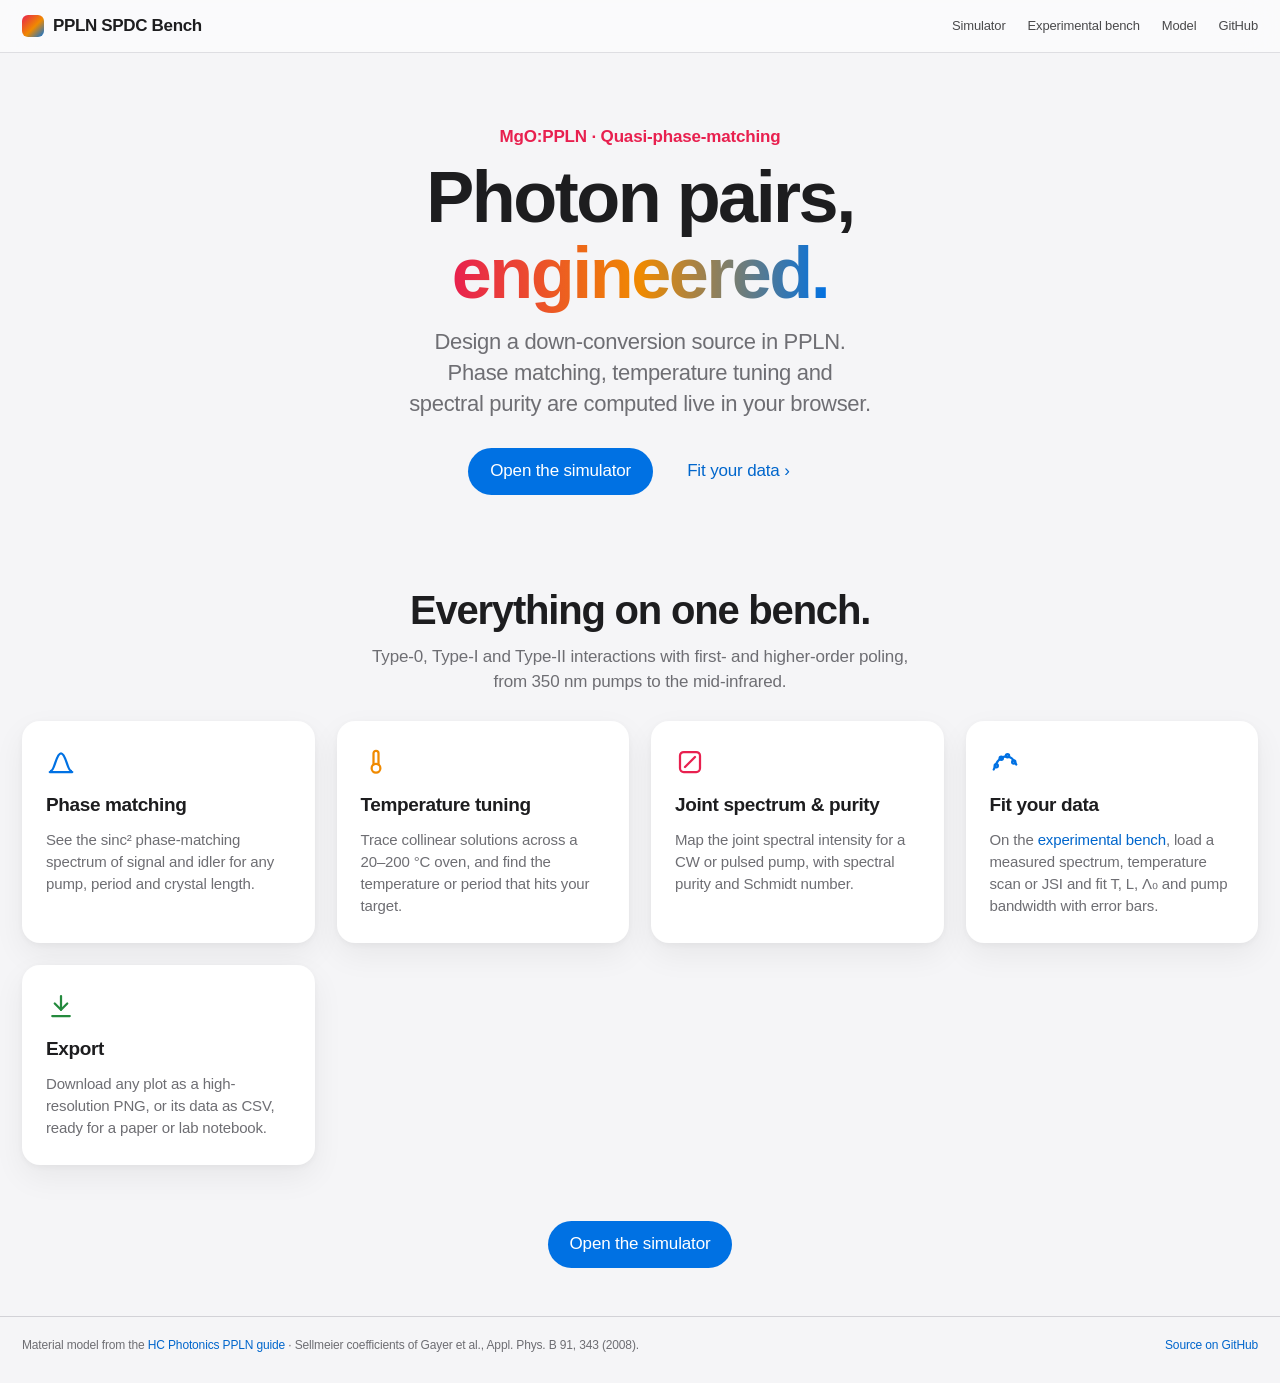
<file: index.html>
<!doctype html>
<html lang="en">
<head>
<meta charset="utf-8">
<meta name="viewport" content="width=device-width,initial-scale=1,viewport-fit=cover">
<title>PPLN SPDC Bench</title>
<meta name="description" content="Interactive simulator for spontaneous parametric down-conversion in MgO:PPLN: quasi-phase-matching, temperature tuning, joint spectral intensity and purity.">
<meta name="theme-color" content="#f5f5f7" media="(prefers-color-scheme: light)">
<meta name="theme-color" content="#000000" media="(prefers-color-scheme: dark)">
<link rel="stylesheet" href="styles.css?v=6">
</head>
<body>
<nav class="nav" aria-label="Site">
  <div class="nav-in">
    <a class="brand" href="index.html"><span class="brand-mark" aria-hidden="true"></span>PPLN SPDC Bench</a>
    <div class="nav-links">
      <a href="simulator.html">Simulator</a>
      <a href="bench.html"><span class="wide">Experimental bench</span><span class="narrow">Bench</span></a>
      <a href="simulator.html#model" class="opt">Model</a>
      <a href="https://github.com/abhayasd555/ppln-spdc-bench" target="_blank" rel="noopener" class="opt">GitHub</a>
    </div>
  </div>
</nav>

<main class="wrap">
<header class="hero">
  <p class="eyebrow">MgO:PPLN · Quasi-phase-matching</p>
  <h1>Photon pairs,<br><span class="grad">engineered.</span></h1>
  <p class="tagline">Design a down-conversion source in PPLN. Phase matching, temperature tuning and spectral purity are computed live in your browser.</p>
  <div class="hero-cta">
    <a class="pill" href="simulator.html">Open the simulator</a>
    <a class="link" href="bench.html">Fit your data</a>
  </div>
</header>

<section aria-labelledby="ftitle">
  <h2 class="section-title" id="ftitle">Everything on one bench.</h2>
  <p class="section-sub">Type-0, Type-I and Type-II interactions with first- and higher-order poling, from 350 nm pumps to the mid-infrared.</p>
  <div class="features">
  <div class="feat"><svg viewBox="0 0 24 24" fill="none" stroke="var(--sig)" stroke-width="1.8" stroke-linecap="round" stroke-linejoin="round" aria-hidden="true"><path d="M3 20h18"/><path d="M4 19c3 0 4-14 8-14s5 14 8 14"/></svg><h3>Phase matching</h3><p>See the sinc² phase-matching spectrum of signal and idler for any pump, period and crystal length.</p></div>
  <div class="feat"><svg viewBox="0 0 24 24" fill="none" stroke="var(--idl)" stroke-width="1.8" stroke-linecap="round" stroke-linejoin="round" aria-hidden="true"><path d="M10 14V5a2 2 0 1 1 4 0v9"/><circle cx="12" cy="17" r="3.5"/></svg><h3>Temperature tuning</h3><p>Trace collinear solutions across a 20–200 °C oven, and find the temperature or period that hits your target.</p></div>
  <div class="feat"><svg viewBox="0 0 24 24" fill="none" stroke="var(--pump)" stroke-width="1.8" stroke-linecap="round" stroke-linejoin="round" aria-hidden="true"><rect x="4" y="4" width="16" height="16" rx="3"/><path d="M8 16 16 8"/></svg><h3>Joint spectrum & purity</h3><p>Map the joint spectral intensity for a CW or pulsed pump, with spectral purity and Schmidt number.</p></div>
  <div class="feat"><svg viewBox="0 0 24 24" fill="none" stroke="var(--sig)" stroke-width="1.8" stroke-linecap="round" stroke-linejoin="round" aria-hidden="true"><circle cx="5" cy="15" r="1.3"/><circle cx="9" cy="9" r="1.3"/><circle cx="14" cy="7" r="1.3"/><circle cx="19" cy="12" r="1.3"/><path d="M3 18c4-12 13-14 18-4"/></svg><h3>Fit your data</h3><p>On the <a href="bench.html">experimental bench</a>, load a measured spectrum, temperature scan or JSI and fit T, L, Λ₀ and pump bandwidth with error bars.</p></div>
  <div class="feat"><svg viewBox="0 0 24 24" fill="none" stroke="var(--ok)" stroke-width="1.8" stroke-linecap="round" stroke-linejoin="round" aria-hidden="true"><path d="M12 4v11"/><path d="m7 10 5 5 5-5"/><path d="M5 20h14"/></svg><h3>Export</h3><p>Download any plot as a high-resolution PNG, or its data as CSV, ready for a paper or lab notebook.</p></div>
  </div>
  <div class="closing"><a class="pill" href="simulator.html">Open the simulator</a></div>
</section>
</main>

<footer>
  <span>Material model from the <a href="https://www.hcphotonics.com/ppln-guide-overview" target="_blank" rel="noopener">HC Photonics PPLN guide</a> · Sellmeier coefficients of Gayer et al., Appl. Phys. B 91, 343 (2008).</span>
  <span><a href="https://github.com/abhayasd555/ppln-spdc-bench" target="_blank" rel="noopener">Source on GitHub</a></span>
</footer>
</body>
</html>
</file>
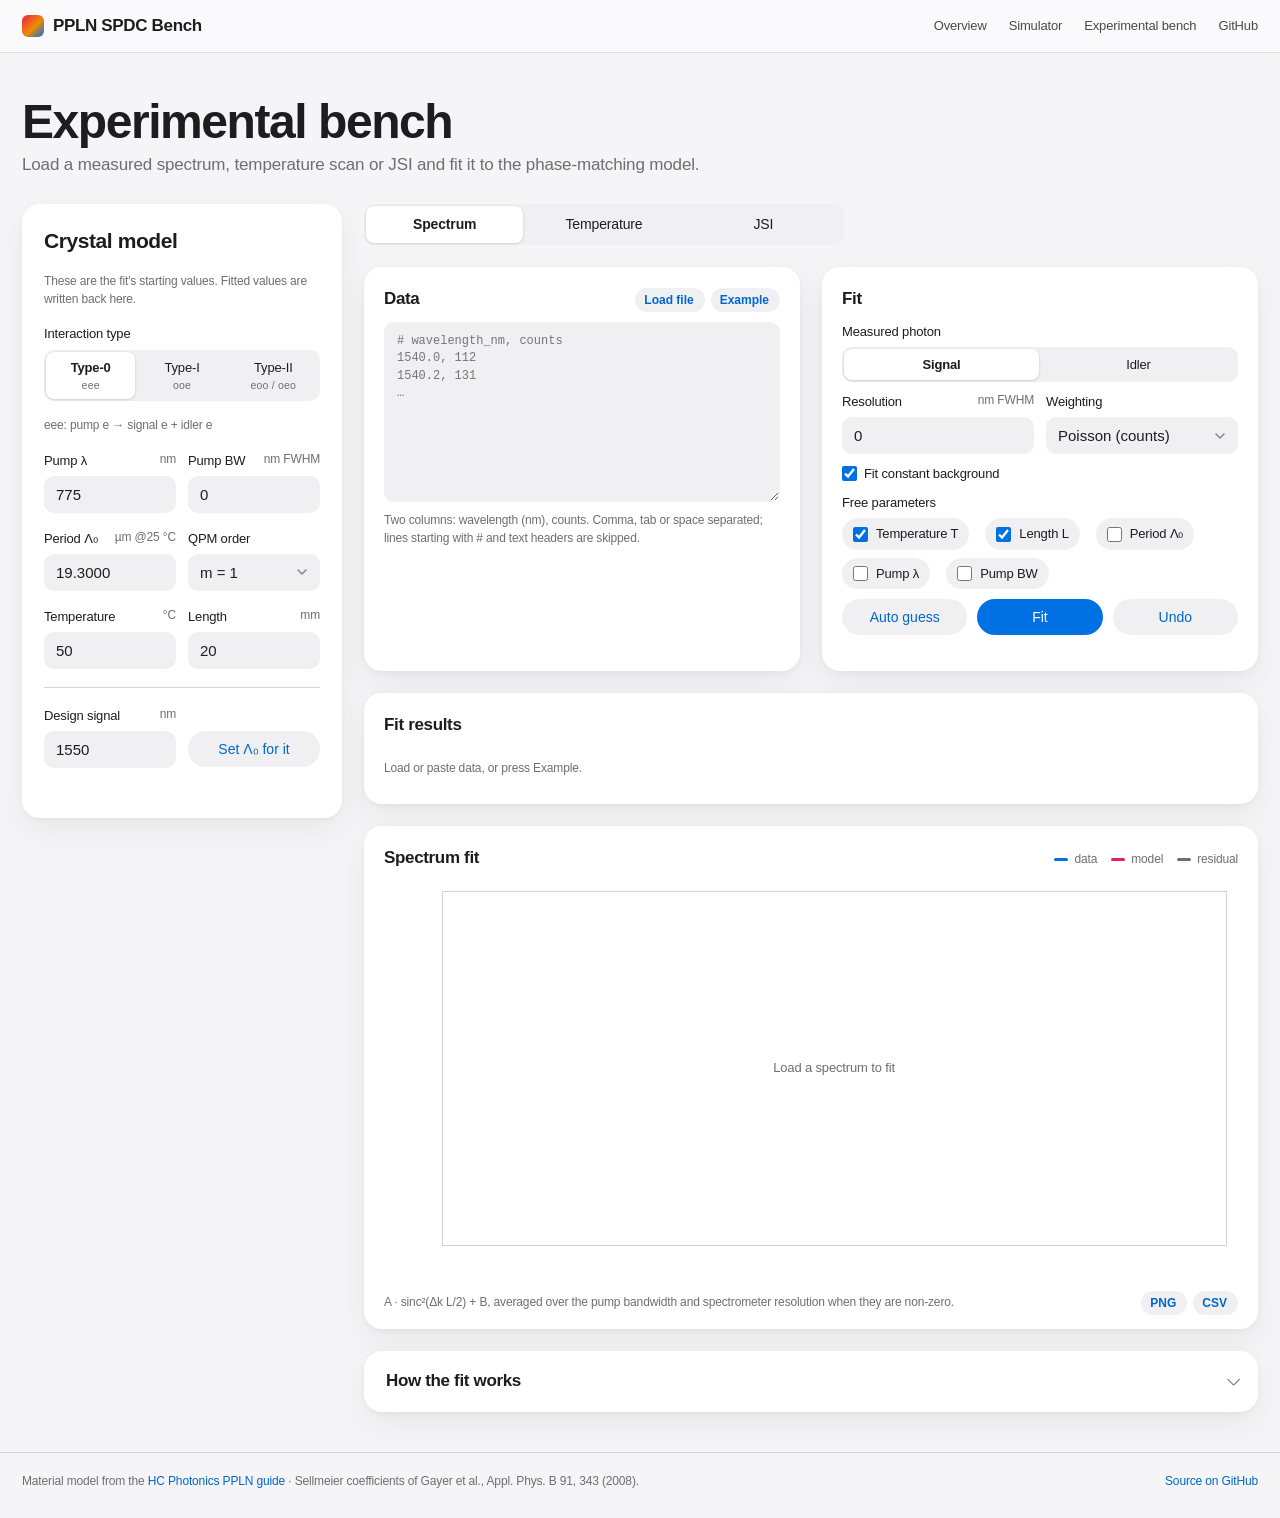
<file: bench.html>
<!doctype html>
<html lang="en">
<head>
<meta charset="utf-8">
<meta name="viewport" content="width=device-width,initial-scale=1,viewport-fit=cover">
<title>PPLN Experimental Bench</title>
<meta name="description" content="Fit measured SPDC spectra, temperature tuning curves and joint spectral intensities from MgO:PPLN to the quasi-phase-matching model.">
<meta name="theme-color" content="#f5f5f7" media="(prefers-color-scheme: light)">
<meta name="theme-color" content="#000000" media="(prefers-color-scheme: dark)">
<link rel="stylesheet" href="styles.css?v=6">
</head>
<body>
<nav class="nav" aria-label="Site">
  <div class="nav-in">
    <a class="brand" href="index.html"><span class="brand-mark" aria-hidden="true"></span>PPLN SPDC Bench</a>
    <div class="nav-links">
      <a href="index.html" class="opt">Overview</a>
      <a href="simulator.html">Simulator</a>
      <a href="bench.html" aria-current="page"><span class="wide">Experimental bench</span><span class="narrow">Bench</span></a>
      <a href="https://github.com/abhayasd555/ppln-spdc-bench" target="_blank" rel="noopener" class="opt">GitHub</a>
    </div>
  </div>
</nav>

<div class="wrap">
<header class="page-head">
  <div>
    <h1>Experimental bench</h1>
    <p>Load a measured spectrum, temperature scan or JSI and fit it to the phase-matching model.</p>
  </div>
</header>

<div class="layout">
<aside class="rack" aria-label="Crystal model">
  <h2>Crystal model</h2>
  <div class="polnote">These are the fit's starting values. Fitted values are written back here.</div>
  <div class="field">
    <label>Interaction type</label>
    <div class="seg" role="radiogroup">
      <label><input type="radio" name="type" id="ty0" value="0" checked><span>Type-0<small>eee</small></span></label>
      <label><input type="radio" name="type" id="ty1" value="1"><span>Type-I<small>ooe</small></span></label>
      <label><input type="radio" name="type" id="ty2" value="2"><span>Type-II<small>eoo / oeo</small></span></label>
    </div>
  </div>
  <div class="field" id="t2field" hidden>
    <label>Type-II polarisation <small>signal · idler · pump</small></label>
    <div class="seg seg2" role="radiogroup">
      <label><input type="radio" name="t2" id="t2eo" value="eo" checked><span>eoo<small>signal e, idler o</small></span></label>
      <label><input type="radio" name="t2" id="t2oe" value="oe"><span>oeo<small>signal o, idler e</small></span></label>
    </div>
  </div>
  <div class="polnote" id="polnote"></div>
  <div class="row2">
    <div class="field"><label for="lp">Pump λ <small>nm</small></label><input type="number" id="lp" value="775" step="0.01" min="350" max="2000"></div>
    <div class="field"><label for="bw">Pump BW <small>nm FWHM</small></label><input type="number" id="bw" value="0" step="0.01" min="0"></div>
  </div>
  <div class="row2">
    <div class="field"><label for="per">Period Λ₀ <small>µm @25 °C</small></label><input type="number" id="per" value="19.3" step="0.001" min="0.5"></div>
    <div class="field"><label for="ord">QPM order</label><select id="ord"><option value="1">m = 1</option><option value="3">m = 3</option><option value="5">m = 5</option></select></div>
  </div>
  <div class="row2">
    <div class="field"><label for="Tn">Temperature <small>°C</small></label><input type="number" id="Tn" value="50" step="0.1" min="-20" max="250"></div>
    <div class="field"><label for="Ln">Length <small>mm</small></label><input type="number" id="Ln" value="20" step="0.1" min="0.1" max="100"></div>
  </div>
  <div class="hr"></div>
  <div class="row2">
    <div class="field"><label for="ls">Design signal <small>nm</small></label><input type="number" id="ls" value="1550" step="0.1"></div>
    <div class="field"><label>&nbsp;</label><button id="fitP">Set Λ₀ for it</button></div>
  </div>
  <div class="msg" id="msg" role="status"></div>
</aside>

<section class="out">
  <div class="field tabbar">
    <div class="seg" role="tablist" aria-label="Measurement">
      <label><input type="radio" name="tab" value="spec" checked><span>Spectrum</span></label>
      <label><input type="radio" name="tab" value="temp"><span>Temperature</span></label>
      <label><input type="radio" name="tab" value="jsi"><span>JSI</span></label>
    </div>
  </div>

  <!-- ===== Spectrum ===== -->
  <div class="tabpane" id="pane-spec" role="tabpanel">
    <div class="grid4">
      <div class="panel">
        <div class="ph"><h3>Data</h3><div class="dl"><button type="button" data-file="spec">Load file</button><button type="button" data-ex="spec">Example</button></div></div>
        <textarea id="spec-data" spellcheck="false" aria-label="Spectrum data" placeholder="# wavelength_nm, counts&#10;1540.0, 112&#10;1540.2, 131&#10;…"></textarea>
        <div class="cap">Two columns: wavelength (nm), counts. Comma, tab or space separated; lines starting with # and text headers are skipped.</div>
        <div class="cap stat" id="spec-stat"></div>
      </div>
      <div class="panel">
        <div class="ph"><h3>Fit</h3></div>
        <div class="field"><label>Measured photon</label>
          <div class="seg seg2" role="radiogroup"><label><input type="radio" name="spec-arm" value="s" checked><span>Signal</span></label><label><input type="radio" name="spec-arm" value="i"><span>Idler</span></label></div></div>
        <div class="row2">
          <div class="field"><label for="spec-res">Resolution <small>nm FWHM</small></label><input type="number" id="spec-res" value="0" step="0.01" min="0"></div>
          <div class="field"><label for="spec-wt">Weighting</label><select id="spec-wt"><option value="poisson">Poisson (counts)</option><option value="none">Unweighted</option></select></div>
        </div>
        <label class="chk"><input type="checkbox" id="spec-bg" checked><span>Fit constant background</span></label>
        <div class="field"><label>Free parameters</label><div class="free" id="spec-free"></div></div>
        <div class="btns3"><button data-guess="spec">Auto guess</button><button class="pri" data-fit="spec">Fit</button><button data-undo="spec">Undo</button></div>
        <div class="msg" id="spec-msg" role="status"></div>
      </div>
    </div>
    <div class="panel"><div class="ph"><h3>Fit results</h3></div><div class="tblwrap" id="spec-res-tab"></div></div>
    <figure class="panel" style="margin:0">
      <div class="ph"><h3>Spectrum fit</h3><div class="lg"><span><i style="background:var(--sig)"></i>data</span><span><i style="background:var(--pump)"></i>model</span><span><i style="background:var(--muted)"></i>residual</span></div></div>
      <canvas id="cv-spec" class="tall" aria-label="Measured spectrum with fitted model"></canvas>
      <div class="pf"><figcaption class="cap">A · sinc²(Δk L/2) + B, averaged over the pump bandwidth and spectrometer resolution when they are non-zero.</figcaption><div class="dl"><button type="button" data-png="spec">PNG</button><button type="button" data-csv="spec">CSV</button></div></div>
    </figure>
  </div>

  <!-- ===== Temperature ===== -->
  <div class="tabpane" id="pane-temp" role="tabpanel" hidden>
    <div class="grid4">
      <div class="panel">
        <div class="ph"><h3>Data</h3><div class="dl"><button type="button" data-file="temp">Load file</button><button type="button" data-ex="temp">Example</button></div></div>
        <textarea id="temp-data" spellcheck="false" aria-label="Temperature data"></textarea>
        <div class="cap" id="temp-hint"></div>
        <div class="cap stat" id="temp-stat"></div>
      </div>
      <div class="panel">
        <div class="ph"><h3>Fit</h3></div>
        <div class="field"><label>Measurement</label>
          <div class="seg seg2" role="radiogroup"><label><input type="radio" name="temp-mode" value="lam" checked><span>λ vs T<small>tuning curve</small></span></label><label><input type="radio" name="temp-mode" value="cnt"><span>Counts vs T<small>acceptance</small></span></label></div></div>
        <div class="field"><label>Measured photon <small>column 2</small></label>
          <div class="seg seg2" role="radiogroup"><label><input type="radio" name="temp-arm" value="s" checked><span>Signal</span></label><label><input type="radio" name="temp-arm" value="i"><span>Idler</span></label></div></div>
        <div class="row2 cnt-only">
          <div class="field"><label for="temp-fl">Filter centre <small>nm</small></label><input type="number" id="temp-fl" value="1550" step="0.1"></div>
          <div class="field"><label for="temp-fw">Filter BW <small>nm FWHM</small></label><input type="number" id="temp-fw" value="0" step="0.1" min="0"></div>
        </div>
        <div class="row2 cnt-only">
          <div class="field"><label for="temp-wt">Weighting</label><select id="temp-wt"><option value="poisson">Poisson (counts)</option><option value="none">Unweighted</option></select></div>
          <div class="field"><label>&nbsp;</label><label class="chk"><input type="checkbox" id="temp-bg" checked><span>Background</span></label></div>
        </div>
        <div class="field"><label>Free parameters</label><div class="free" id="temp-free"></div></div>
        <div class="btns3"><button data-guess="temp">Auto guess</button><button class="pri" data-fit="temp">Fit</button><button data-undo="temp">Undo</button></div>
        <div class="msg" id="temp-msg" role="status"></div>
      </div>
    </div>
    <div class="panel"><div class="ph"><h3>Fit results</h3></div><div class="tblwrap" id="temp-res-tab"></div></div>
    <figure class="panel" style="margin:0">
      <div class="ph"><h3 id="temp-title">Temperature tuning fit</h3><div class="lg" id="temp-lg"></div></div>
      <canvas id="cv-temp" class="tall" aria-label="Temperature data with fitted model"></canvas>
      <div class="pf"><figcaption class="cap" id="temp-cap"></figcaption><div class="dl"><button type="button" data-png="temp">PNG</button><button type="button" data-csv="temp">CSV</button></div></div>
    </figure>
  </div>

  <!-- ===== JSI ===== -->
  <div class="tabpane" id="pane-jsi" role="tabpanel" hidden>
    <div class="grid4">
      <div class="panel">
        <div class="ph"><h3>Data</h3><div class="dl"><button type="button" data-file="jsi">Load file</button><button type="button" data-ex="jsi">Example</button></div></div>
        <textarea id="jsi-data" spellcheck="false" aria-label="JSI data" placeholder="idler\signal, 1549.0, 1549.1, …&#10;1551.0, 3, 5, …&#10;1550.9, 4, 9, …"></textarea>
        <div class="cap">Matrix: first row holds the x-axis wavelengths (nm), first column the y-axis wavelengths, the rest counts. This is the simulator's JSI CSV format. Three columns (x nm, y nm, counts) covering a full grid also work.</div>
        <div class="cap stat" id="jsi-stat"></div>
      </div>
      <div class="panel">
        <div class="ph"><h3>Fit</h3></div>
        <div class="field"><label>Axes</label>
          <div class="seg seg2" role="radiogroup"><label><input type="radio" name="jsi-ax" value="si" checked><span>x signal · y idler</span></label><label><input type="radio" name="jsi-ax" value="is"><span>x idler · y signal</span></label></div></div>
        <div class="row2">
          <div class="field"><label for="jsi-wt">Weighting</label><select id="jsi-wt"><option value="poisson">Poisson (counts)</option><option value="none">Unweighted</option></select></div>
          <div class="field"><label>&nbsp;</label><label class="chk"><input type="checkbox" id="jsi-bg" checked><span>Background</span></label></div>
        </div>
        <div class="field"><label>Free parameters</label><div class="free" id="jsi-free"></div></div>
        <div class="btns3"><button data-guess="jsi">Auto guess</button><button class="pri" data-fit="jsi">Fit</button><button data-undo="jsi">Undo</button></div>
        <div class="msg" id="jsi-msg" role="status"></div>
      </div>
    </div>
    <div class="panel"><div class="ph"><h3>Fit results</h3></div><div class="tblwrap" id="jsi-res-tab"></div></div>
    <div class="grid3">
      <figure class="panel" style="margin:0">
        <div class="ph"><h3>Measured</h3></div>
        <canvas id="cv-jsi-d" class="sq" aria-label="Measured JSI"></canvas>
        <div class="pf"><figcaption class="cap">Counts, normalised to the data maximum.</figcaption><div class="dl"><button type="button" data-png="jsi-d">PNG</button></div></div>
      </figure>
      <figure class="panel" style="margin:0">
        <div class="ph"><h3>Model</h3></div>
        <canvas id="cv-jsi-m" class="sq" aria-label="Model JSI"></canvas>
        <div class="pf"><figcaption class="cap">A · |α(ω<sub>s</sub>+ω<sub>i</sub>) φ(ω<sub>s</sub>,ω<sub>i</sub>)|² + B, same scale.</figcaption><div class="dl"><button type="button" data-png="jsi-m">PNG</button><button type="button" data-csv="jsi">CSV</button></div></div>
      </figure>
      <figure class="panel" style="margin:0">
        <div class="ph"><h3>Residual</h3><div class="lg"><span><i style="background:var(--sig)"></i>data &gt; model</span><span><i style="background:var(--idl)"></i>data &lt; model</span></div></div>
        <canvas id="cv-jsi-r" class="sq" aria-label="JSI residual"></canvas>
        <div class="pf"><figcaption class="cap">Data − model, same scale.</figcaption><div class="dl"><button type="button" data-png="jsi-r">PNG</button></div></div>
      </figure>
    </div>
  </div>

  <details id="method">
    <summary>How the fit works</summary>
    <div class="notes">
      <p>The model is the one used by the <a href="simulator.html">simulator</a>: temperature-dependent Sellmeier indices of 5 mol% MgO:CLN, grating thermal expansion and Δk = 2π[n<sub>p</sub>/λ<sub>p</sub> − n<sub>s</sub>/λ<sub>s</sub> − n<sub>i</sub>/λ<sub>i</sub>] − 2πm/Λ(T), with the polarisations set by the interaction type.</p>
      <span class="eq">Spectrum         S(λ) = A · ⟨sinc²(Δk L/2)⟩ + B        ⟨⟩ = average over pump BW and resolution
Tuning curve     λ(T) solves Δk(λ, T + ΔT) = 0          nearest root to each measured point
Acceptance       C(T) = A · ⟨sinc²(Δk(λ_f, T + ΔT) L/2)⟩ + B
JSI              I(λs, λi) = A · |exp(−2 ln2 Δσ²/Δσ_p²) · sinc(Δk L/2)|² + B</span>
      <p>The nonlinear parameters you tick are fitted by Levenberg–Marquardt with numerical derivatives. Amplitude A and background B are solved by linear least squares at every step, so they never need starting values. ΔT is an offset added to the recorded oven temperatures.</p>
      <p>Count data default to Poisson weights 1/√counts. Use Unweighted only for data that are not raw counts (normalised or background-subtracted spectra). With raw counts it still finds the best curve, but its error bars come out too small because bright pixels are much noisier than dim ones.</p>
      <p>Uncertainties are 1σ from the covariance (JᵀJ)⁻¹ scaled by the reduced χ², as in scipy's <code>curve_fit</code> default. Pairs of parameters with |correlation| above 0.95 are flagged, since Λ₀, T and ΔT often trade off against each other. Fit one of them and hold the others.</p>
      <p>Sinc² fits have many local minima. Press <b>Auto guess</b> first: it places the phase-matching peak on the data peak and sets L from the measured width. The rack values are always the starting point, so you can also set them by hand while watching the model curve.</p>
      <p>JSI purity is estimated from √(data − B) as the joint spectral amplitude, assuming a flat spectral phase, so it is an upper bound for the real state. The model purity uses the fitted JSA. Overlap is the Bhattacharyya coefficient between normalised data and model.</p>
    </div>
  </details>
</section>
</div>
</div>

<input type="file" id="fileIn" accept=".csv,.txt,.tsv,.dat,.asc" hidden>

<footer>
  <span>Material model from the <a href="https://www.hcphotonics.com/ppln-guide-overview" target="_blank" rel="noopener">HC Photonics PPLN guide</a> · Sellmeier coefficients of Gayer et al., Appl. Phys. B 91, 343 (2008).</span>
  <span><a href="https://github.com/abhayasd555/ppln-spdc-bench" target="_blank" rel="noopener">Source on GitHub</a></span>
</footer>

<script src="core.js?v=6"></script>
<script>
(function(){
const {nidx,perT,polOf,polTag,TP,kmis,sinc,bisect,tok,prep,frame,path,dots,hline,rng,note,hex,cmapOf,paint,saveFile,figPNG}=PPLN;
const $=id=>document.getElementById(id);
const radio=n=>document.querySelector('input[name="'+n+'"]:checked').value;
const fx=(v,d)=>Number.isFinite(v)?v.toFixed(d):'–';
const LN2=Math.LN2,FW=2*Math.sqrt(2*LN2);
const SINC_HW=1.39156; // sinc²(x) = ½ at x = 1.39156

// ---------- model ----------
// h: finite-difference step, lo: lower bound, d: display decimals
const PAR={T:{l:'Temperature T',u:'°C',id:'Tn',h:1e-3,d:3},L0:{l:'Period Λ₀',u:'µm',id:'per',h:1e-5,d:4,lo:0.3},
  Lmm:{l:'Length L',u:'mm',id:'Ln',h:1e-4,d:3,lo:0.01},lp:{l:'Pump λ',u:'nm',id:'lp',h:1e-4,d:4,lo:300},
  bw:{l:'Pump BW',u:'nm',id:'bw',h:1e-5,d:4,lo:1e-4},dT:{l:'Oven offset ΔT',u:'°C',h:1e-3,d:3},
  A:{l:'Amplitude A',u:'',d:4},B:{l:'Background B',u:'',d:4}};
let DT=0; // offset added to recorded oven temperatures
const getP=k=>k==='dT'?DT:+$(PAR[k].id).value;
function setP(k,v){if(k==='dT')DT=v;else $(PAR[k].id).value=+v.toFixed(PAR[k].d+3);}
function model(ov){
  const type=+radio('type'),t2=radio('t2'),v=k=>ov&&k in ov?ov[k]:getP(k);
  const M={type,t2,pol:polOf(type,t2),T:v('T'),L0:v('L0'),Lmm:v('Lmm'),lpnm:v('lp'),bw:Math.max(0,v('bw')),dT:v('dT'),m:+$('ord').value};
  M.sp=1000/M.lpnm;M.L=M.Lmm*1000;M.Fs=M.bw*M.sp*M.sp/1000; // pump FWHM in µm⁻¹
  M.sgn=Math.sign(kmis(M.sp/2,M.sp/2,M.T,M.pol))||1;
  return M;
}
const dkM=(M,ss,si,T)=>kmis(ss,si,T,M.pol)-M.sgn*TP*M.m/perT(M.L0,T);
const pairOf=(M,arm,s,sp)=>arm==='s'?[s,(sp||M.sp)-s]:[(sp||M.sp)-s,s];
// Gaussian quadrature-ish nodes over ±1.2 FWHM, intensity weights
const NODES=(()=>{const n=13,a=[];for(let i=0;i<n;i++){const u=-1.2+2.4*i/(n-1);a.push([u,Math.exp(-4*LN2*u*u)]);}const s=a.reduce((t,x)=>t+x[1],0);a.forEach(x=>x[1]/=s);return a;})();
// sinc² at detected wavelength lam (nm) of photon `arm`, averaged over pump BW and a detection band of FWHM res (nm)
function pmAt(M,lam,T,arm,res){
  const pn=M.Fs>0?NODES:[[0,1]],rn=res>0?NODES:[[0,1]];let s=0;
  for(const [u,w] of rn){const sg=1000/(lam+u*res);
    for(const [v,wp] of pn){const [ss,si]=pairOf(M,arm,sg,M.sp+v*M.Fs);if(ss<0.2||si<0.2)continue;const x=sinc(dkM(M,ss,si,T)*M.L/2);s+=w*wp*x*x;}}
  return s;
}
// root of Δk = 0 for photon `arm` nearest wavenumber s0 at temperature T
function rootNear(M,arm,s0,T){
  const g=s=>{const [a,b]=pairOf(M,arm,s);return dkM(M,a,b,T);};
  let s=s0;
  for(let k=0;k<40;k++){const h=1e-6,g0=g(s),d=(g(s+h)-g(s-h))/(2*h);if(!(Math.abs(d)>1e-9))break;let st=-g0/d;if(Math.abs(st)>0.01)st=Math.sign(st)*0.01;s+=st;if(Math.abs(st)<1e-12)break;}
  if(Math.abs(g(s))*M.L/2<1e-4&&Math.abs(s-s0)<0.1)return s;
  const lo=s0-0.08,hi=s0+0.08,N=400,R=[];let best=s0,bv=Infinity,pv=g(lo),ps=lo;
  for(let i=1;i<=N;i++){const x=lo+(hi-lo)*i/N,v=g(x);if(Math.abs(v)<bv){bv=Math.abs(v);best=x;}if(pv*v<=0)R.push(bisect(g,ps,x,pv));pv=v;ps=x;}
  return R.length?R.reduce((a,b)=>Math.abs(b-s0)<Math.abs(a-s0)?b:a):best;
}
// all Δk = 0 roots (signal wavenumber) at T, scanning the full collinear range
function allRoots(M,T,N){
  const dmax=Math.min(M.sp/2-0.2,1/0.35-M.sp/2),f=d=>dkM(M,M.sp/2+d,M.sp/2-d,T),R=[];
  let pv=f(-dmax),pd=-dmax,best=Infinity,bd=0;
  for(let i=1;i<N;i++){const d=-dmax+2*dmax*i/(N-1),v=f(d);if(Math.abs(v)<best){best=Math.abs(v);bd=d;}if(pv*v<=0)R.push(bisect(f,pd,d,pv));pv=v;pd=d;}
  return {R:R.map(d=>M.sp/2+d),best:M.sp/2+bd};
}
// temperature nearest T0 where Δk(ss, si, T) = 0, or null
function solveT(M,ss,si,T0){const g=t=>dkM(M,ss,si,t),R=[];let pv=g(-20),pt=-20;
  for(let t=-19.75;t<=260;t+=0.25){const v=g(t);if(pv*v<=0)R.push(bisect(g,pt,t,pv));pv=v;pt=t;}
  return R.length?R.reduce((a,b)=>Math.abs(b-T0)<Math.abs(a-T0)?b:a):null;}
// operating point: phase-matched signal wavenumber nearest the design signal
function opPoint(M){const r=allRoots(M,M.T,1600),ds=1000/(+$('ls').value||2*M.lpnm);
  const ss=r.R.length?r.R.reduce((a,b)=>Math.abs(b-ds)<Math.abs(a-ds)?b:a):r.best;return {ss,si:M.sp-ss,exact:r.R.length>0};}
// half-width (µm⁻¹) of the sinc² main lobe along wavenumber s of photon `arm`, pump fixed
function pmHalfWidth(M,arm,s,T){const g=x=>{const [a,b]=pairOf(M,arm,x);return dkM(M,a,b,T);},h=1e-5;
  const f1=(g(s+h)-g(s-h))/(2*h),f2=(g(s+h)-2*g(s)+g(s-h))/(h*h),B=2*SINC_HW/M.L;
  let w=Infinity;if(Math.abs(f1)>1e-12)w=B/Math.abs(f1);if(Math.abs(f2)>1e-12)w=Math.min(w,Math.sqrt(2*B/Math.abs(f2)));return isFinite(w)?w:0.01;}

// ---------- least squares ----------
function solve(A,b){const n=b.length,M=A.map((r,i)=>r.concat([b[i]]));
  for(let c=0;c<n;c++){let p=c;for(let r=c+1;r<n;r++)if(Math.abs(M[r][c])>Math.abs(M[p][c]))p=r;
    if(!(Math.abs(M[p][c])>1e-300))return null;[M[c],M[p]]=[M[p],M[c]];
    for(let r=0;r<n;r++){if(r===c)continue;const f=M[r][c]/M[c][c];for(let k=c;k<=n;k++)M[r][k]-=f*M[c][k];}}
  return M.map((r,i)=>r[n]/r[i]);}
function inv(A){const n=A.length,I=[];for(let j=0;j<n;j++){const e=Array(n).fill(0);e[j]=1;const x=solve(A,e);if(!x)return null;I.push(x);}
  return A.map((_,i)=>I.map(col=>col[i]));}
const sumsq=r=>{let s=0;for(const v of r)s+=v*v;return Number.isFinite(s)?s:Infinity;};
function jac(res,p,r,h){return p.map((v,j)=>{const q=p.slice(),hj=Math.max(h[j],Math.abs(v)*1e-7);q[j]=v+hj;const rj=res(q),c=new Float64Array(r.length);for(let i=0;i<r.length;i++)c[i]=(rj[i]-r[i])/hj;return c;});}
function normal(J,r){const n=J.length,A=[],g=[];
  for(let a=0;a<n;a++){A.push([]);let s=0;for(let i=0;i<r.length;i++)s+=J[a][i]*r[i];g.push(s);
    for(let b=0;b<n;b++){let t=0;for(let i=0;i<r.length;i++)t+=J[a][i]*J[b][i];A[a].push(t);}}
  return {A,g};}
// Levenberg–Marquardt on a residual vector; lo = lower bounds
function lm(res,p0,h,lo,maxIt){
  let p=p0.slice(),r=res(p),S=sumsq(r),lam=1e-3,it=0;
  if(!p.length||!isFinite(S))return {p,S,it};
  for(;it<maxIt;it++){
    const J=jac(res,p,r,h),{A,g}=normal(J,r);let ok=false,rel=0;
    for(let t=0;t<14&&!ok;t++){
      const Ad=A.map((row,i)=>row.map((v,j)=>i===j?v*(1+lam)+1e-30:v)),d=solve(Ad,g.map(x=>-x));
      if(d){const pn=p.map((v,i)=>lo[i]!=null?Math.max(lo[i],v+d[i]):v+d[i]),rn=res(pn),Sn=sumsq(rn);
        if(Sn<S){rel=(S-Sn)/S;p=pn;r=rn;S=Sn;lam=Math.max(lam/3,1e-12);ok=true;break;}}
      lam*=4;}
    if(!ok||rel<1e-10)break;
  }
  return {p,S,it:it+1};
}
// best A (and B) for model shape f against y with weights w
function project(f,y,w,bg){let Sff=0,Sf=0,S1=0,Sy=0,Sfy=0;
  for(let i=0;i<y.length;i++){const W=w[i]*w[i];Sff+=W*f[i]*f[i];Sf+=W*f[i];S1+=W;Sy+=W*y[i];Sfy+=W*f[i]*y[i];}
  if(!bg)return {A:Sff>0?Sfy/Sff:0,B:0};
  const det=Sff*S1-Sf*Sf;if(!(Math.abs(det)>1e-300))return {A:0,B:Sy/S1};
  return {A:(Sfy*S1-Sf*Sy)/det,B:(Sff*Sy-Sf*Sfy)/det};}
const weights=(y,wt)=>Float64Array.from(y,v=>wt==='poisson'?1/Math.sqrt(Math.max(v,1)):1);

// ---------- parsing ----------
function tokRows(text){const out=[];for(const raw of text.split(/\r?\n/)){const s=raw.trim();if(!s||/^[#%]/.test(s)||s.startsWith('//'))continue;out.push(s.split(/[\s,;]+/).filter(Boolean));}return out;}
const numRows=(text,k)=>tokRows(text).map(t=>t.map(Number)).filter(r=>r.length>=k&&r.slice(0,k).every(Number.isFinite));
function parseXY(text,k){const R=numRows(text,k).sort((a,b)=>a[0]-b[0]);return R;}
function parseGrid(text){
  const R=tokRows(text),isNum=t=>t.every(v=>Number.isFinite(+v));
  if(R.length<3)return {err:'Need at least a header row and two data rows.'};
  const nums=R.filter(isNum);
  if(nums.length>=9&&nums.length===R.length&&R.every(t=>t.length===3)){ // long format x, y, z
    const key=v=>Math.round(v*1e6),xs=[...new Set(nums.map(t=>key(+t[0])))].sort((a,b)=>a-b),ys=[...new Set(nums.map(t=>key(+t[1])))].sort((a,b)=>a-b);
    if(xs.length*ys.length!==nums.length)return {err:'Three-column JSI data must cover a complete x–y grid.'};
    const xi=new Map(xs.map((v,i)=>[v,i])),yi=new Map(ys.map((v,i)=>[v,i])),Z=new Float64Array(xs.length*ys.length);
    for(const t of nums)Z[yi.get(key(+t[1]))*xs.length+xi.get(key(+t[0]))]=+t[2];
    return {xs:xs.map(v=>v/1e6),ys:ys.map(v=>v/1e6),nx:xs.length,ny:ys.length,Z};}
  const body=R.slice(1),hdr=R[0],nx=body[0].length-1;
  const xs=(hdr.length===nx?hdr:hdr.slice(1)).map(Number);
  if(xs.length!==nx||!xs.every(Number.isFinite))return {err:'First row must list the x-axis wavelengths ('+nx+' values to match the data rows).'};
  const rows=body.filter(t=>t.length===nx+1&&isNum(t));
  if(rows.length<2)return {err:'No data rows with '+(nx+1)+' numeric values found.'};
  const ox=xs.map((v,i)=>i).sort((a,b)=>xs[a]-xs[b]),oy=rows.map((t,i)=>i).sort((a,b)=>rows[a][0]-rows[b][0]);
  const ny=rows.length,Z=new Float64Array(nx*ny);
  oy.forEach((r,j)=>ox.forEach((c,i)=>{Z[j*nx+i]=+rows[r][c+1];}));
  return {xs:ox.map(i=>xs[i]),ys:oy.map(r=>+rows[r][0]),nx,ny,Z};
}

// ---------- measurement types ----------
// each: free (params offered), def (ticked by default), opts(), parse(text,o), y(D,o), shape(M,D,o), linear
const TAB={
spec:{free:['T','Lmm','L0','lp','bw'],def:['T','Lmm'],linear:true,
  opts:()=>({arm:radio('spec-arm'),res:Math.max(0,+$('spec-res').value||0),wt:$('spec-wt').value,bg:$('spec-bg').checked}),
  parse(text){const R=parseXY(text,2);if(R.length<8)return {err:'Need at least 8 rows of wavelength, counts.'};
    return {x:R.map(r=>r[0]),y:Float64Array.from(R,r=>r[1]),n:R.length,desc:R.length+' points · '+fx(R[0][0],2)+'–'+fx(R[R.length-1][0],2)+' nm'};},
  y:D=>D.y,
  shape:(M,D,o)=>Float64Array.from(D.x,x=>pmAt(M,x,M.T,o.arm,o.res))},
temp:{get free(){return radio('temp-mode')==='lam'?['L0','dT','lp']:['dT','Lmm','L0','bw'];},get def(){return radio('temp-mode')==='lam'?['L0']:['dT','Lmm'];},
  get linear(){return radio('temp-mode')==='cnt';},
  opts:()=>({mode:radio('temp-mode'),arm:radio('temp-arm'),fl:+$('temp-fl').value,fw:Math.max(0,+$('temp-fw').value||0),wt:radio('temp-mode')==='cnt'?$('temp-wt').value:'none',bg:$('temp-bg').checked}),
  parse(text,o){
    if(o.mode==='cnt'){const R=parseXY(text,2);if(R.length<6)return {err:'Need at least 6 rows of temperature, counts.'};
      return {T:R.map(r=>r[0]),y:Float64Array.from(R,r=>r[1]),n:R.length,desc:R.length+' points · '+fx(R[0][0],2)+'–'+fx(R[R.length-1][0],2)+' °C'};}
    const R=parseXY(text,2);if(R.length<3)return {err:'Need at least 3 rows of temperature, wavelength.'};
    const T=R.map(r=>r[0]),l=R.map(r=>r[1]),p=R.map(r=>r.length>2&&Number.isFinite(r[2])?r[2]:NaN),np=p.filter(Number.isFinite).length;
    return {T,l,p,np,n:R.length,desc:R.length+' points · '+fx(T[0],1)+'–'+fx(T[T.length-1],1)+' °C'+(np?' · partner λ in column 3':'')};},
  y(D,o){if(o.mode==='cnt')return D.y;const y=D.l.slice();D.p.forEach(v=>{if(Number.isFinite(v))y.push(v);});return Float64Array.from(y);},
  shape(M,D,o){
    if(o.mode==='cnt')return Float64Array.from(D.T,t=>pmAt(M,o.fl,t+M.dT,o.arm,o.fw));
    const a=[],b=[];D.T.forEach((t,i)=>{const s=rootNear(M,o.arm,1000/D.l[i],t+M.dT);a.push(1000/s);if(Number.isFinite(D.p[i]))b.push(1000/(M.sp-s));});
    return Float64Array.from(a.concat(b));}},
jsi:{free:['T','Lmm','bw','lp','L0'],def:['T','Lmm','bw'],linear:true,
  opts:()=>({swap:radio('jsi-ax')==='is',wt:$('jsi-wt').value,bg:$('jsi-bg').checked}),
  parse(text){const G=parseGrid(text);if(G.err)return G;if(G.nx<4||G.ny<4)return {err:'JSI grid must be at least 4 × 4.'};
    G.n=G.nx*G.ny;G.desc=G.nx+' × '+G.ny+' grid · x '+fx(G.xs[0],2)+'–'+fx(G.xs[G.nx-1],2)+' nm · y '+fx(G.ys[0],2)+'–'+fx(G.ys[G.ny-1],2)+' nm';return G;},
  y:D=>D.Z,
  shape(M,D,o){const out=new Float64Array(D.nx*D.ny),Fs=Math.max(M.Fs,1e-7);
    for(let r=0;r<D.ny;r++)for(let c=0;c<D.nx;c++){const ls=o.swap?D.ys[r]:D.xs[c],li=o.swap?D.xs[c]:D.ys[r],ss=1000/ls,si=1000/li,dp=ss+si-M.sp;
      const v=Math.exp(-2*LN2*dp*dp/(Fs*Fs))*sinc(dkM(M,ss,si,M.T)*M.L/2);out[r*D.nx+c]=v*v;}
    return out;}}
};
const ST={spec:{},temp:{},jsi:{}}; // per tab: data, view, fit, prev

// ---------- fitting ----------
function freeKeys(k){return [...document.querySelectorAll('#'+k+'-free input:checked')].map(e=>e.value);}
function buildFree(k){const box=$(k+'-free'),T=TAB[k];
  box.innerHTML=T.free.map(p=>'<label class="chk"><input type="checkbox" value="'+p+'"'+(T.def.includes(p)?' checked':'')+'><span>'+PAR[p].l+'</span></label>').join('');
  box.querySelectorAll('input').forEach(e=>e.addEventListener('change',()=>renderRes(k)));}

function runFit(k){
  const T=TAB[k],S=ST[k],D=S.data,msg=$(k+'-msg');
  if(!D){msg.textContent='Load data first.';return;}
  const o=T.opts(),keys=freeKeys(k),p0=keys.map(getP),h=keys.map(p=>PAR[p].h),lo=keys.map(p=>PAR[p].lo),y=T.y(D,o),w=weights(y,o.wt),lin=T.linear;
  const mk=p=>{const ov={};keys.forEach((q,i)=>ov[q]=p[i]);return model(ov);};
  const res=p=>{const f=T.shape(mk(p),D,o),r=new Float64Array(y.length);
    if(lin){const ab=project(f,y,w,o.bg);for(let i=0;i<y.length;i++)r[i]=w[i]*(y[i]-ab.A*f[i]-ab.B);}
    else for(let i=0;i<y.length;i++)r[i]=w[i]*(f[i]-y[i]);
    return r;};
  const t0=performance.now(),R=lm(res,p0,h,lo,80);
  S.prev={keys,p0,DT};
  keys.forEach((q,i)=>setP(q,R.p[i]));
  // covariance over all parameters, including the linear A and B
  const f=T.shape(mk(R.p),D,o),ab=lin?project(f,y,w,o.bg):null,all=keys.slice(),q=R.p.slice(),hh=h.slice();let full=res;
  if(lin){const nk=keys.length,sa=Math.abs(ab.A)*1e-6+1e-12;all.push('A');q.push(ab.A);hh.push(sa);if(o.bg){all.push('B');q.push(ab.B);hh.push(sa);}
    full=qq=>{const f2=T.shape(mk(qq.slice(0,nk)),D,o),A=qq[nk],B=o.bg?qq[nk+1]:0,r=new Float64Array(y.length);for(let i=0;i<y.length;i++)r[i]=w[i]*(y[i]-A*f2[i]-B);return r;};}
  const r0=full(q),J=jac(full,q,r0,hh),{A}=normal(J,r0),dof=Math.max(1,y.length-q.length),s2=sumsq(r0)/dof,Ci=inv(A);
  const sig=q.map((_,i)=>Ci?Math.sqrt(Math.max(0,Ci[i][i]*s2)):NaN),corr=[];
  if(Ci)for(let a=0;a<keys.length;a++)for(let b=a+1;b<keys.length;b++){const c=Ci[a][b]/Math.sqrt(Ci[a][a]*Ci[b][b]);if(Math.abs(c)>0.95)corr.push(PAR[keys[a]].l+' / '+PAR[keys[b]].l+' (ρ = '+fx(c,3)+')');}
  S.fit={keys:all,start:p0,val:q,sig,s2,dof,N:y.length,it:R.it,ms:performance.now()-t0,corr,wt:o.wt};
  msg.textContent=!keys.length?'No free parameters ticked: only A and B were solved.':corr.length?'Strongly correlated: '+corr.join('; ')+'. Consider holding one fixed.':'';
  refresh();
}
function undo(k){const S=ST[k];if(!S.prev){$(k+'-msg').textContent='Nothing to undo.';return;}
  S.prev.keys.forEach((q,i)=>setP(q,S.prev.p0[i]));DT=S.prev.DT;S.prev=null;S.fit=null;$(k+'-msg').textContent='Restored the pre-fit values.';refresh();}

// ---------- auto guess ----------
function smooth(y){return Array.from(y,(v,i)=>{let s=0,n=0;for(let j=Math.max(0,i-2);j<=Math.min(y.length-1,i+2);j++){s+=y[j];n++;}return s/n;});}
function peakWidth(x,y){const s=smooth(y),srt=[...s].sort((a,b)=>a-b),base=srt[Math.floor(srt.length*0.1)];let im=0;for(let i=1;i<s.length;i++)if(s[i]>s[im])im=i;
  const half=base+(s[im]-base)/2;let l=im;while(l>0&&s[l]>=half)l--;let r=im;while(r<s.length-1&&s[r]>=half)r++;
  const ip=(i,j)=>x[i]+(half-s[i])/(s[j]-s[i])*(x[j]-x[i]),xl=l<im?ip(l,l+1):x[0],xr=r>im?ip(r,r-1):x[x.length-1];
  return {xp:x[im],fw:Math.abs(xr-xl),base,top:s[im]};}
const clampL=L=>Math.min(100,Math.max(0.1,L));
function guess(k){
  const T=TAB[k],S=ST[k],D=S.data,msg=$(k+'-msg'),o=T.opts(),free=freeKeys(k),notes=[];
  if(!D){msg.textContent='Load data first.';return;}
  const has=p=>free.includes(p);
  if(k==='spec'){
    const pk=peakWidth(D.x,D.y),sg=1000/pk.xp;
    if(has('T')){const M=model(),[a,b]=pairOf(M,o.arm,sg),t=solveT(M,a,b,M.T);if(t!=null){setP('T',t);notes.push('T → '+fx(t,2)+' °C');}else notes.push('no T phase-matches the peak');}
    else if(has('L0')){const M=model(),[a,b]=pairOf(M,o.arm,sg);setP('L0',TP*M.m/Math.abs(kmis(a,b,M.T,M.pol))/perT(1,M.T));notes.push('Λ₀ from peak');}
    if(has('Lmm')){const M=model(),g=s=>{const [a,b]=pairOf(M,o.arm,s);return dkM(M,a,b,M.T);},h=1e-5,f1=(g(sg+h)-g(sg-h))/(2*h),f2=(g(sg+h)-2*g(sg)+g(sg-h))/(h*h);
      const d=Math.abs(1000/(pk.xp-pk.fw/2)-1000/(pk.xp+pk.fw/2))/2,L=2*SINC_HW/(Math.abs(f1)*d+0.5*Math.abs(f2)*d*d)/1000;
      if(isFinite(L)){setP('Lmm',clampL(L));notes.push('L → '+fx(clampL(L),2)+' mm');}}
  } else if(k==='temp'&&o.mode==='lam'){
    if(has('L0')){const M=model(),v=D.T.map((t,i)=>{const [a,b]=pairOf(M,o.arm,1000/D.l[i]),tt=t+M.dT;return TP*M.m/Math.abs(kmis(a,b,tt,M.pol))/perT(1,tt);}).sort((a,b)=>a-b);
      setP('L0',v[Math.floor(v.length/2)]);notes.push('Λ₀ → '+fx(getP('L0'),4)+' µm (median over points)');}
    else notes.push('Auto guess sets Λ₀; tick it to use this.');
  } else if(k==='temp'){
    const pk=peakWidth(D.T,D.y),M=model(),[a,b]=pairOf(M,o.arm,1000/o.fl);
    if(has('dT')){const t=solveT(M,a,b,pk.xp+M.dT);if(t!=null){setP('dT',t-pk.xp);notes.push('ΔT → '+fx(DT,2)+' °C');}else notes.push('no temperature phase-matches the filter λ');}
    else if(has('L0')){const tt=pk.xp+M.dT;setP('L0',TP*M.m/Math.abs(kmis(a,b,tt,M.pol))/perT(1,tt));notes.push('Λ₀ from peak');}
    if(has('Lmm')){const M2=model(),tt=pk.xp+M2.dT,g1=(dkM(M2,a,b,tt+0.01)-dkM(M2,a,b,tt-0.01))/0.02,L=2*2*SINC_HW/(Math.abs(g1)*pk.fw)/1000;
      if(isFinite(L)){setP('Lmm',clampL(L));notes.push('L → '+fx(clampL(L),2)+' mm');}}
  } else if(k==='jsi'){
    let mn=Infinity,mx=-Infinity;for(const v of D.Z){if(v<mn)mn=v;if(v>mx)mx=v;}
    let W=0,su=0,sv=0,suu=0,svv=0;const cut=mn+0.25*(mx-mn);
    for(let r=0;r<D.ny;r++)for(let c=0;c<D.nx;c++){const z=D.Z[r*D.nx+c]-cut;if(z<=0)continue;
      const ss=1000/(o.swap?D.ys[r]:D.xs[c]),si=1000/(o.swap?D.xs[c]:D.ys[r]),u=ss+si,v=(ss-si)/2;W+=z;su+=z*u;sv+=z*v;suu+=z*u*u;svv+=z*v*v;}
    if(!(W>0)){msg.textContent='JSI looks empty.';return;}
    const mu=su/W,mv=sv/W,ssc=mu/2+mv,sic=mu/2-mv,wu=FW*Math.sqrt(Math.max(suu/W-mu*mu,0))*1.4,wv=FW*Math.sqrt(Math.max(svv/W-mv*mv,0))*1.4;
    if(has('lp')){setP('lp',1000/mu);notes.push('λp → '+fx(1000/mu,3)+' nm');}
    if(has('T')){const M=model(),t=solveT(M,ssc,sic,M.T);if(t!=null){setP('T',t);notes.push('T → '+fx(t,2)+' °C');}else notes.push('no T phase-matches the JSI centre');}
    else if(has('L0')){const M=model();setP('L0',TP*M.m/Math.abs(kmis(ssc,sic,M.T,M.pol))/perT(1,M.T));notes.push('Λ₀ from centre');}
    if(has('bw')&&wu>0){const lp=getP('lp'),bw=wu*lp*lp/1000;setP('bw',bw);notes.push('BW → '+fx(bw,3)+' nm');}
    if(has('Lmm')&&wv>0){const M=model(),g=v=>dkM(M,mu/2+v,mu/2-v,M.T),h=1e-5,f1=(g(mv+h)-g(mv-h))/(2*h),f2=(g(mv+h)-2*g(mv)+g(mv-h))/(h*h),d=wv/2,L=2*SINC_HW/(Math.abs(f1)*d+0.5*Math.abs(f2)*d*d)/1000;
      if(isFinite(L)){setP('Lmm',clampL(L));notes.push('L → '+fx(clampL(L),2)+' mm');}}
  }
  msg.textContent=notes.length?'Guess: '+notes.join(' · '):'Nothing to guess for the ticked parameters.';
  refresh();
}

// ---------- examples (synthetic data from the current model with known offsets) ----------
function gauss(){let u=0;while(!u)u=Math.random();return Math.sqrt(-2*Math.log(u))*Math.cos(TP*Math.random());}
function pois(l){if(l<30){const L=Math.exp(-l);let k=0,p=1;do{k++;p*=Math.random();}while(p>L);return k-1;}return Math.max(0,Math.round(l+Math.sqrt(l)*gauss()));}
function example(k){
  const M0=model(),o=TAB[k].opts(),lines=[],msg=$(k+'-msg');let info='';
  if(k==='spec'){
    const Mt=model({T:M0.T+0.6,Lmm:M0.Lmm*0.92}),op=opPoint(Mt),s0=o.arm==='s'?op.ss:op.si,hw=pmHalfWidth(Mt,o.arm,s0,Mt.T)*3;
    const l0=1000/(s0+hw),l1=1000/(s0-hw);
    lines.push('# Example spectrum ('+(o.arm==='s'?'signal':'idler')+'), true T = '+fx(Mt.T,2)+' °C, L = '+fx(Mt.Lmm,2)+' mm','# wavelength_nm, counts');
    for(let i=0;i<300;i++){const l=l0+(l1-l0)*i/299;lines.push(l.toFixed(4)+', '+pois(2000*pmAt(Mt,l,Mt.T,o.arm,o.res)+30));}
    info='True T = '+fx(Mt.T,2)+' °C, L = '+fx(Mt.Lmm,2)+' mm. Press Auto guess, then Fit.';
  } else if(k==='temp'&&o.mode==='lam'){
    const dTt=0.8,Mt=model({L0:M0.L0*(1+3e-4),dT:dTt}),op=opPoint(Mt);let s=o.arm==='s'?op.ss:op.si,n=0;
    lines.push('# Example tuning curve, true Λ₀ = '+fx(Mt.L0,4)+' µm, oven offset ΔT = '+dTt+' °C','# T_C, '+(o.arm==='s'?'signal':'idler')+'_nm, partner_nm');
    for(let T=M0.T-15;T<=M0.T+15.01;T+=1.5){s=rootNear(Mt,o.arm,s,T+dTt);const [a,b]=pairOf(Mt,o.arm,s);if(Math.abs(dkM(Mt,a,b,T+dTt))*Mt.L/2>1e-3)continue;
      lines.push(T.toFixed(2)+', '+(1000/s+0.05*gauss()).toFixed(3)+', '+(1000/(Mt.sp-s)+0.05*gauss()).toFixed(3));n++;}
    if(n<3){msg.textContent='The current model has no tuning curve near '+fx(M0.T,1)+' °C. Use “Set Λ₀ for it” first.';return;}
    info='True Λ₀ = '+fx(Mt.L0,4)+' µm, ΔT = '+dTt+' °C. Fit Λ₀ alone, or tick ΔT too and see the correlation.';
  } else if(k==='temp'){
    const dTt=-0.5,Mt=model({Lmm:M0.Lmm*0.9,dT:dTt}),op=opPoint(Mt),lf=1000/(o.arm==='s'?op.ss:op.si);
    $('temp-fl').value=lf.toFixed(2);
    const [a,b]=pairOf(Mt,o.arm,1000/lf),Tp=solveT(Mt,a,b,Mt.T);if(Tp==null){msg.textContent='No phase-matching temperature for this model.';return;}
    const g1=Math.abs(dkM(Mt,a,b,Tp+0.01)-dkM(Mt,a,b,Tp-0.01))/0.02,fwT=Math.min(30,4*SINC_HW/(g1*Mt.L));
    lines.push('# Example acceptance at '+fx(lf,2)+' nm, true L = '+fx(Mt.Lmm,2)+' mm, oven offset ΔT = '+dTt+' °C','# T_C, counts');
    for(let i=0;i<120;i++){const tr=Tp-dTt-2.5*fwT+5*fwT*i/119;lines.push(tr.toFixed(4)+', '+pois(1500*pmAt(Mt,lf,tr+dTt,o.arm,o.fw)+20));}
    info='Filter centre set to '+fx(lf,2)+' nm. True L = '+fx(Mt.Lmm,2)+' mm, ΔT = '+dTt+' °C.';
  } else {
    const bwE=M0.bw>0?M0.bw:0.8,Mt=model({T:M0.T+0.4,bw:bwE,Lmm:M0.Lmm*0.9}),op=opPoint(Mt);
    const hp=pmHalfWidth(Mt,'s',op.ss,Mt.T),hs=1.8*Math.max(hp,Mt.Fs,2e-6),N=64,ax=[],ay=[];
    for(let i=0;i<N;i++){ax.push(1000/(op.ss+hs)+(1000/(op.ss-hs)-1000/(op.ss+hs))*i/(N-1));ay.push(1000/(op.si+hs)+(1000/(op.si-hs)-1000/(op.si+hs))*i/(N-1));}
    const G={xs:o.swap?ay:ax,ys:o.swap?ax:ay,nx:N,ny:N},I=TAB.jsi.shape(Mt,G,o);
    lines.push('# Example JSI, true T = '+fx(Mt.T,2)+' °C, L = '+fx(Mt.Lmm,2)+' mm, pump BW = '+fx(bwE,3)+' nm','# rows: y wavelength (nm); columns: x wavelength (nm)');
    lines.push('y\\x, '+G.xs.map(v=>v.toFixed(4)).join(', '));
    for(let r=N-1;r>=0;r--){const row=[G.ys[r].toFixed(4)];for(let c=0;c<N;c++)row.push(pois(800*I[r*N+c]+5));lines.push(row.join(', '));}
    info='True T = '+fx(Mt.T,2)+' °C, L = '+fx(Mt.Lmm,2)+' mm, BW = '+fx(bwE,3)+' nm. Press Auto guess, then Fit.';
  }
  $(k+'-data').value=lines.join('\n');ST[k].fit=null;ST[k].prev=null;load(k);msg.textContent=info;
}

// ---------- data loading ----------
function load(k){const S=ST[k],txt=$(k+'-data').value,st=$(k+'-stat');
  if(!txt.trim()){S.data=null;st.textContent='';refresh();return;}
  const D=TAB[k].parse(txt,TAB[k].opts());
  if(D.err){S.data=null;st.textContent=D.err;st.classList.add('bad');}else{S.data=D;st.textContent='Loaded: '+D.desc;st.classList.remove('bad');}
  refresh();}
let fileTab=null;
document.querySelectorAll('[data-file]').forEach(b=>b.addEventListener('click',()=>{fileTab=b.dataset.file;$('fileIn').value='';$('fileIn').click();}));
$('fileIn').addEventListener('change',async e=>{const f=e.target.files[0];if(!f||!fileTab)return;$(fileTab+'-data').value=await f.text();ST[fileTab].fit=null;ST[fileTab].prev=null;load(fileTab);$(fileTab+'-msg').textContent='Read '+f.name+'.';});
document.querySelectorAll('[data-ex]').forEach(b=>b.addEventListener('click',()=>example(b.dataset.ex)));
document.querySelectorAll('[data-fit]').forEach(b=>b.addEventListener('click',()=>{const k=b.dataset.fit;$(k+'-msg').textContent='Fitting…';setTimeout(()=>runFit(k),20);}));
document.querySelectorAll('[data-guess]').forEach(b=>b.addEventListener('click',()=>guess(b.dataset.guess)));
document.querySelectorAll('[data-undo]').forEach(b=>b.addEventListener('click',()=>undo(b.dataset.undo)));
for(const k of Object.keys(TAB)){let t=0;$(k+'-data').addEventListener('input',()=>{clearTimeout(t);t=setTimeout(()=>{ST[k].fit=null;load(k);},250);});}

// ---------- current model vs data ----------
function purity(J,nx,ny){let tr=0,tr2=0;for(let a=0;a<ny;a++)for(let b=a;b<ny;b++){let s=0;const oa=a*nx,ob=b*nx;for(let k=0;k<nx;k++)s+=J[oa+k]*J[ob+k];if(a===b){tr+=s;tr2+=s*s;}else tr2+=2*s*s;}return tr>0?tr2/(tr*tr):NaN;}
function computeView(k){
  const S=ST[k],D=S.data;S.view=null;if(!D)return;
  const T=TAB[k],o=T.opts(),M=model(),y=T.y(D,o),f=T.shape(M,D,o),w=weights(y,o.wt),V={o,M};
  if(T.linear){V.ab=project(f,y,w,o.bg);V.pred=Float64Array.from(f,v=>V.ab.A*v+V.ab.B);}else V.pred=f;
  V.res=Float64Array.from(y,(v,i)=>v-V.pred[i]);
  let ss=0,st=0,my=0;for(const v of y)my+=v/y.length;for(let i=0;i<y.length;i++){ss+=V.res[i]**2;st+=(y[i]-my)**2;}
  V.R2=1-ss/st;V.rms=Math.sqrt(ss/y.length);
  const dense=(x0,x1,n,fn)=>{const X=[],Y=[];for(let i=0;i<n;i++){const x=x0+(x1-x0)*i/(n-1);X.push(x);Y.push(fn(x));}return {X,Y};};
  if(k==='spec'){const [x0,x1]=rng(D.x);V.curve=dense(x0,x1,700,x=>V.ab.A*pmAt(M,x,M.T,o.arm,o.res)+V.ab.B);
    const pk=peakWidth(V.curve.X,V.curve.Y.map(v=>v-V.ab.B)),dpk=peakWidth(D.x,D.y);V.der=[['Model peak',fx(pk.xp,3)+' nm'],['Model FWHM',fx(pk.fw,3)+' nm'],['Data FWHM',fx(dpk.fw,3)+' nm'],['Partner at peak',fx(1000/(M.sp-1000/pk.xp),2)+' nm']];}
  else if(k==='temp'&&o.mode==='cnt'){const [t0,t1]=rng(D.T);V.curve=dense(t0,t1,600,t=>V.ab.A*pmAt(M,o.fl,t+M.dT,o.arm,o.fw)+V.ab.B);
    const pk=peakWidth(V.curve.X,V.curve.Y.map(v=>v-V.ab.B));V.der=[['Model peak',fx(pk.xp,3)+' °C (oven reading)'],['Model FWHM',fx(pk.fw,3)+' °C'],['Crystal T at peak',fx(pk.xp+M.dT,3)+' °C']];}
  else if(k==='temp'){const [t0,t1]=rng(D.T),pad=Math.max(2,(t1-t0)*0.1),pts={T:[],a:[],p:[]},lam=D.l.map(v=>1000/v),[s0,s1]=rng(lam),span=Math.max(s1-s0,0.002);
    for(let i=0;i<160;i++){const t=t0-pad+(t1-t0+2*pad)*i/159,tt=t+M.dT,g=s=>{const [a,b]=pairOf(M,o.arm,s);return dkM(M,a,b,tt);},lo=s0-span,hi=s1+span;let pv=g(lo),ps=lo;
      for(let j=1;j<=300;j++){const s=lo+(hi-lo)*j/300,v=g(s);if(pv*v<=0){const r=bisect(g,ps,s,pv);pts.T.push(t);pts.a.push(1000/r);pts.p.push(1000/(M.sp-r));}pv=v;ps=s;}}
    V.tune=pts;V.x0=t0-pad;V.x1=t1+pad;
    const tm=(t0+t1)/2,sA=rootNear(M,o.arm,1000/D.l[Math.floor(D.l.length/2)],tm+M.dT),sB=rootNear(M,o.arm,sA,tm+M.dT+0.5);
    V.der=[['Tuning slope',fx((1000/sB-1000/sA)/0.5,4)+' nm/°C at '+fx(tm,1)+' °C'],['RMS residual',fx(V.rms*1000,1)+' pm']];}
  else{const Jd=new Float64Array(D.n),Jm=new Float64Array(D.n),B=V.ab.B;for(let i=0;i<D.n;i++){Jd[i]=Math.sqrt(Math.max(0,D.Z[i]-B));Jm[i]=Math.sqrt(Math.max(0,f[i]));}
    let sd=0,sm=0,sx=0;for(let i=0;i<D.n;i++){sd+=Jd[i]**2;sm+=Jm[i]**2;sx+=Jd[i]*Jm[i];}
    const pd=purity(Jd,D.nx,D.ny),pm=purity(Jm,D.nx,D.ny);V.zmax=0;for(const v of D.Z)if(v>V.zmax)V.zmax=v;
    V.der=[['Purity (model)',fx(pm,3)+' · K = '+fx(1/pm,2)],['Purity (data, flat phase)',fx(pd,3)+' · K = '+fx(1/pd,2)],['Overlap data/model',fx(sx/Math.sqrt(sd*sm),4)]];
    if(M.bw===0)V.der.push(['Note','Pump BW is 0: the model JSA is a line. Set BW or tick it.']);}
  S.view=V;
}

// ---------- results table ----------
function renderRes(k){
  const S=ST[k],F=S.fit,V=S.view,el=$(k+'-res-tab');
  if(!S.data){el.innerHTML='<p class="cap">Load or paste data, or press Example.</p>';return;}
  let h='<table class="res"><thead><tr><th>Parameter</th><th>Start</th><th>Fit</th><th>± 1σ</th><th></th></tr></thead><tbody>';
  if(F){F.keys.forEach((p,i)=>{const d=PAR[p],sd=Math.max(d.d,F.sig[i]>0?Math.min(8,1-Math.floor(Math.log10(F.sig[i]))):d.d);
      h+='<tr><td>'+d.l+'</td><td>'+(i<F.start.length?fx(F.start[i],d.d):'–')+'</td><td><b>'+fx(F.val[i],sd)+'</b></td><td>'+fx(F.sig[i],sd)+'</td><td>'+d.u+'</td></tr>';});}
  else{const keys=freeKeys(k);keys.forEach(p=>{const d=PAR[p];h+='<tr><td>'+d.l+'</td><td>'+fx(getP(p),d.d)+'</td><td>–</td><td>–</td><td>'+d.u+'</td></tr>';});
    if(V&&V.ab){h+='<tr><td>'+PAR.A.l+'</td><td>–</td><td>'+fx(V.ab.A,2)+'</td><td>–</td><td></td></tr>';if(V.o.bg)h+='<tr><td>'+PAR.B.l+'</td><td>–</td><td>'+fx(V.ab.B,2)+'</td><td>–</td><td></td></tr>';}}
  h+='</tbody></table><div class="kv">';
  if(F)h+='<span><b>N</b> '+F.N+'</span><span><b>'+(F.wt==='poisson'?'χ²ᵣ':'Residual variance')+'</b> '+fx(F.s2,F.s2<10?3:1)+'</span>';
  if(V)h+='<span><b>R²</b> '+fx(V.R2,5)+'</span>';
  if(F)h+='<span><b>Iterations</b> '+F.it+' · '+fx(F.ms/1000,2)+' s</span>';
  if(V&&V.der)V.der.forEach(([a,b])=>{h+='<span><b>'+a+'</b> '+b+'</span>';});
  el.innerHTML=h+'</div>'+(F?'':'<p class="cap">Showing the current model. Press Fit to optimise the ticked parameters.</p>');
}

// ---------- plots ----------
function xyPanel(ctx,C,r,o){
  const rh=Math.round((r.h-10)*0.27),rm={x:r.x,y:r.y,w:r.w,h:r.h-10-rh},rr={x:r.x,y:r.y+rm.h+10,w:r.w,h:rh};
  let y0=Infinity,y1=-Infinity;for(const s of o.pts.concat(o.lines))for(const v of s.y)if(Number.isFinite(v)){if(v<y0)y0=v;if(v>y1)y1=v;}
  const pad=(y1-y0)*0.06||1;y0-=pad;y1+=pad;
  const M=frame(ctx,C,rm,o.x0,o.x1,y0,y1,{yl:o.yl,ylx:r.x-50,nx:o.nx||5,ny:4,nox:true});
  o.pts.forEach(s=>dots(ctx,M,s.x,s.y,s.col,s.rad||2,rm));
  o.lines.forEach(s=>path(ctx,M,s.x,s.y,s.col,s.lw||1.8,s.dash,rm));
  let m=1e-12;for(const v of o.res.y)if(Number.isFinite(v)&&Math.abs(v)>m)m=Math.abs(v);m*=1.15;
  const R=frame(ctx,C,rr,o.x0,o.x1,-m,m,{xl:o.xl,yl:'Res.',ylx:r.x-50,nx:o.nx||5,ny:2});
  hline(ctx,R,rr,0,C.line,[3,3]);dots(ctx,R,o.res.x,o.res.y,C.muted,1.5,rr);
}
function emptyPlot(cv,C,t){const {ctx,w,h}=prep(cv),r={x:58,y:10,w:w-70,h:h-46};frame(ctx,C,r,0,1,0,1,{nox:true,noy:true,nogrid:true});note(ctx,C,r,t);}
function drawSpec(C){
  const cv=$('cv-spec'),S=ST.spec,D=S.data,V=S.view;if(!D||!V)return emptyPlot(cv,C,'Load a spectrum to fit');
  const {ctx,w,h}=prep(cv),[x0,x1]=rng(D.x);
  xyPanel(ctx,C,{x:62,y:10,w:w-74,h:h-46},{x0,x1,pts:[{x:D.x,y:D.y,col:V.o.arm==='s'?C.sig:C.idl,rad:1.9}],lines:[{x:V.curve.X,y:V.curve.Y,col:C.pump}],
    res:{x:D.x,y:V.res},xl:(V.o.arm==='s'?'Signal':'Idler')+' wavelength (nm)',yl:'Counts'});
}
function drawTemp(C){
  const cv=$('cv-temp'),S=ST.temp,D=S.data,V=S.view;if(!D||!V)return emptyPlot(cv,C,'Load a temperature scan to fit');
  const {ctx,w,h}=prep(cv),o=V.o,ac=o.arm==='s'?C.sig:C.idl,pc=o.arm==='s'?C.idl:C.sig;
  if(o.mode==='cnt'){const [x0,x1]=rng(D.T);
    xyPanel(ctx,C,{x:62,y:10,w:w-74,h:h-46},{x0,x1,pts:[{x:D.T,y:D.y,col:ac,rad:1.9}],lines:[{x:V.curve.X,y:V.curve.Y,col:C.pump}],res:{x:D.T,y:V.res},xl:'Oven temperature (°C)',yl:'Counts'});return;}
  const n=D.T.length,ra=Array.from(V.res).slice(0,n),two=D.np>0&&w>520,gap=two?64:0,pw=(w-74-gap)/(two?2:1);
  xyPanel(ctx,C,{x:62,y:10,w:pw,h:h-46},{x0:V.x0,x1:V.x1,pts:[{x:V.tune.T,y:V.tune.a,col:C.pump,rad:1.1},{x:D.T,y:D.l,col:ac,rad:2.8}],lines:[],res:{x:D.T,y:ra},
    xl:'Oven temperature (°C)',yl:(o.arm==='s'?'Signal':'Idler')+' λ (nm)'});
  if(two){const Tp=[],Lp=[],Rp=[];let j=n;D.T.forEach((t,i)=>{if(Number.isFinite(D.p[i])){Tp.push(t);Lp.push(D.p[i]);Rp.push(V.res[j++]);}});
    const keep=V.tune.p.map((v,i)=>i).filter(i=>{const [a,b]=rng(Lp),s=Math.max(b-a,1);return V.tune.p[i]>a-s&&V.tune.p[i]<b+s;});
    xyPanel(ctx,C,{x:62+pw+gap,y:10,w:pw,h:h-46},{x0:V.x0,x1:V.x1,pts:[{x:keep.map(i=>V.tune.T[i]),y:keep.map(i=>V.tune.p[i]),col:C.pump,rad:1.1},{x:Tp,y:Lp,col:pc,rad:2.8}],lines:[],res:{x:Tp,y:Rp},
      xl:'Oven temperature (°C)',yl:(o.arm==='s'?'Idler':'Signal')+' λ (nm)'});}
}
function jsiRect(w,h){const side=Math.max(60,Math.min(w-70,h-46));return {x:58+Math.max(0,(w-70-side)/2),y:10,w:side,h:side};}
function drawJSIMap(id,C,kind){
  const cv=$(id),S=ST.jsi,D=S.data,V=S.view;if(!D||!V)return emptyPlot(cv,C,'Load a JSI to fit');
  const {ctx,w,h}=prep(cv),r=jsiRect(w,h),nx=D.nx,ny=D.ny,z=V.zmax||1,row=i=>(ny-1-Math.floor(i/nx))*nx+i%nx;
  if(kind==='r'){const b=hex(C.panel),p=hex(C.sig),n=hex(C.idl);
    paint(ctx,r,nx,ny,i=>{const j=row(i),t=Math.max(-1,Math.min(1,V.res[j]/z*2)),c=t>=0?p:n,a=Math.abs(t);return [b[0]+(c[0]-b[0])*a,b[1]+(c[1]-b[1])*a,b[2]+(c[2]-b[2])*a];});}
  else{const cm=cmapOf(C),src=kind==='d'?D.Z:V.pred;paint(ctx,r,nx,ny,i=>cm(Math.max(0,src[row(i)])/z));}
  const sw=V.o.swap;frame(ctx,C,r,D.xs[0],D.xs[nx-1],D.ys[0],D.ys[ny-1],{xl:(sw?'Idler':'Signal')+' λ (nm)',yl:(sw?'Signal':'Idler')+' λ (nm)',nx:3,ny:3,nogrid:true});
}
const PLOTS={spec:['cv-spec','Spectrum fit',drawSpec],temp:['cv-temp','Temperature fit',drawTemp],
  'jsi-d':['cv-jsi-d','Measured JSI',C=>drawJSIMap('cv-jsi-d',C,'d')],'jsi-m':['cv-jsi-m','Model JSI',C=>drawJSIMap('cv-jsi-m',C,'m')],'jsi-r':['cv-jsi-r','JSI residual',C=>drawJSIMap('cv-jsi-r',C,'r')]};
const cur=()=>radio('tab');
function draw(){const C=tok(),k=cur();if(k==='jsi'){PLOTS['jsi-d'][2](C);PLOTS['jsi-m'][2](C);PLOTS['jsi-r'][2](C);}else PLOTS[k][2](C);}

// ---------- refresh ----------
function rackNote(){const M=model();$('t2field').hidden=M.type!==2;
  $('polnote').textContent=polTag(M.pol)+': pump '+M.pol[0]+' → signal '+M.pol[1]+' + idler '+M.pol[2];}
function refresh(){rackNote();const k=cur();try{computeView(k);}catch(e){ST[k].view=null;$(k+'-msg').textContent='Model error: '+e.message;}renderRes(k);draw();}
let tmr=0;const sched=()=>{clearTimeout(tmr);tmr=setTimeout(refresh,30);};
['lp','bw','per','ord','Tn','Ln','spec-res','spec-wt','spec-bg','temp-fl','temp-fw','temp-wt','temp-bg','jsi-wt','jsi-bg'].forEach(id=>$(id).addEventListener('input',sched));
['spec-arm','temp-arm','jsi-ax'].forEach(n=>document.querySelectorAll('input[name="'+n+'"]').forEach(e=>e.addEventListener('change',sched)));
function setMode(){const cnt=radio('temp-mode')==='cnt';document.querySelectorAll('.cnt-only').forEach(e=>e.hidden=!cnt);
  $('temp-hint').textContent=cnt?'Two columns: oven temperature (°C), counts through a filter at the centre wavelength below.':'Columns: oven temperature (°C), measured wavelength (nm), and optionally the partner photon wavelength (nm).';
  $('temp-data').placeholder=cnt?'# T_C, counts\n48.0, 120\n48.1, 180\n…':'# T_C, signal_nm, idler_nm\n40.0, 1532.1, 1568.4\n42.0, 1536.9, 1563.5\n…';
  $('temp-title').textContent=cnt?'Temperature acceptance fit':'Temperature tuning fit';
  $('temp-lg').innerHTML=cnt?'<span><i style="background:var(--sig)"></i>data</span><span><i style="background:var(--pump)"></i>model</span>':'<span><i style="background:var(--sig)"></i>signal</span><span><i style="background:var(--idl)"></i>idler</span><span><i style="background:var(--pump)"></i>model Δk = 0</span>';
  $('temp-cap').textContent=cnt?'A · sinc²(Δk(λ_f, T + ΔT) L/2) + B, averaged over the filter band.':'Collinear Δk = 0 solutions at T + ΔT; residuals are data − model in nm.';
  buildFree('temp');ST.temp.fit=null;load('temp');}
document.querySelectorAll('input[name="temp-mode"]').forEach(e=>e.addEventListener('change',setMode));
function fitPeriod(){const M=model(),ls=+$('ls').value;if(!(ls>M.lpnm*1.001)){$('msg').textContent='Design signal must be longer than the pump.';return;}
  const ss=1000/ls,si=M.sp-ss;$('per').value=(TP*M.m/Math.abs(kmis(ss,si,M.T,M.pol))/perT(1,M.T)).toFixed(4);$('msg').textContent='';refresh();}
$('fitP').addEventListener('click',fitPeriod);
document.querySelectorAll('input[name="type"],input[name="t2"]').forEach(e=>e.addEventListener('change',fitPeriod));
function showTab(k){document.querySelectorAll('.tabpane').forEach(p=>p.hidden=p.id!=='pane-'+k);try{history.replaceState(null,'','#'+k);}catch(e){}refresh();}
document.querySelectorAll('input[name="tab"]').forEach(e=>e.addEventListener('change',()=>showTab(e.value)));

// ---------- downloads ----------
function paramLine(){const M=model();return 'λp '+fx(M.lpnm,3)+' nm · '+['Type-0','Type-I','Type-II'][M.type]+' ('+polTag(M.pol)+') · m = '+M.m+' · Λ₀ '+fx(M.L0,4)+' µm · '+fx(M.T,2)+' °C · L '+fx(M.Lmm,2)+' mm'+(M.bw>0?' · pump '+fx(M.bw,3)+' nm':'')+(DT?' · ΔT '+fx(DT,3)+' °C':'');}
const slug=k=>'ppln_bench_'+k+'_'+polTag(model().pol);
function fitHeader(k){const F=ST[k].fit,L=['# PPLN SPDC Bench · experimental fit ('+k+')','# model: '+paramLine()];
  if(F){F.keys.forEach((p,i)=>L.push('# '+PAR[p].l+' = '+F.val[i]+' ± '+F.sig[i]+' '+PAR[p].u));L.push('# N = '+F.N+', '+(F.wt==='poisson'?'reduced chi2':'residual variance')+' = '+F.s2);}
  return L;}
function dataCSV(k){const S=ST[k],D=S.data,V=S.view,L=fitHeader(k);
  if(k==='spec'){L.push('wavelength_nm,counts,model,residual');D.x.forEach((x,i)=>L.push(x+','+D.y[i]+','+V.pred[i].toPrecision(8)+','+V.res[i].toPrecision(6)));}
  else if(k==='temp'&&V.o.mode==='cnt'){L.push('T_C,counts,model,residual');D.T.forEach((t,i)=>L.push(t+','+D.y[i]+','+V.pred[i].toPrecision(8)+','+V.res[i].toPrecision(6)));}
  else if(k==='temp'){L.push('T_C,lambda_nm,model_nm,residual_nm,partner_nm,partner_model_nm,partner_residual_nm');let j=D.T.length;
    D.T.forEach((t,i)=>{let row=t+','+D.l[i]+','+V.pred[i].toFixed(5)+','+V.res[i].toFixed(5);if(Number.isFinite(D.p[i])){row+=','+D.p[i]+','+V.pred[j].toFixed(5)+','+V.res[j].toFixed(5);j++;}else row+=',,,';L.push(row);});}
  else{L.push('x_nm,y_nm,counts,model,residual');for(let r=0;r<D.ny;r++)for(let c=0;c<D.nx;c++){const i=r*D.nx+c;L.push(D.xs[c]+','+D.ys[r]+','+D.Z[i]+','+V.pred[i].toPrecision(6)+','+V.res[i].toPrecision(5));}}
  return [slug(k)+'_fit.csv',new Blob([L.join('\n')+'\n'],{type:'text/csv'})];}
document.querySelectorAll('[data-png]').forEach(b=>b.addEventListener('click',async()=>{const key=b.dataset.png,k=key.split('-')[0];if(!ST[k].view)return;
  const [id,title,fn]=PLOTS[key],[n,blob]=await figPNG({cv:$(id),title,draw:fn,foot:paramLine(),name:slug(k)+'_'+key+'.png',redraw:draw});saveFile(n,blob,$(k+'-msg'));}));
document.querySelectorAll('[data-csv]').forEach(b=>b.addEventListener('click',()=>{const k=b.dataset.csv;if(!ST[k].view)return;const [n,blob]=dataCSV(k);saveFile(n,blob,$(k+'-msg'));}));

new ResizeObserver(()=>draw()).observe(document.querySelector('.out'));
try{matchMedia('(prefers-color-scheme: dark)').addEventListener('change',draw);}catch(e){}
new MutationObserver(draw).observe(document.documentElement,{attributes:true,attributeFilter:['data-theme']});
buildFree('spec');buildFree('jsi');setMode();
const h0=location.hash.slice(1);if(TAB[h0]){document.querySelector('input[name="tab"][value="'+h0+'"]').checked=true;}
fitPeriod();showTab(cur());
})();
</script>
</body>
</html>
</file>
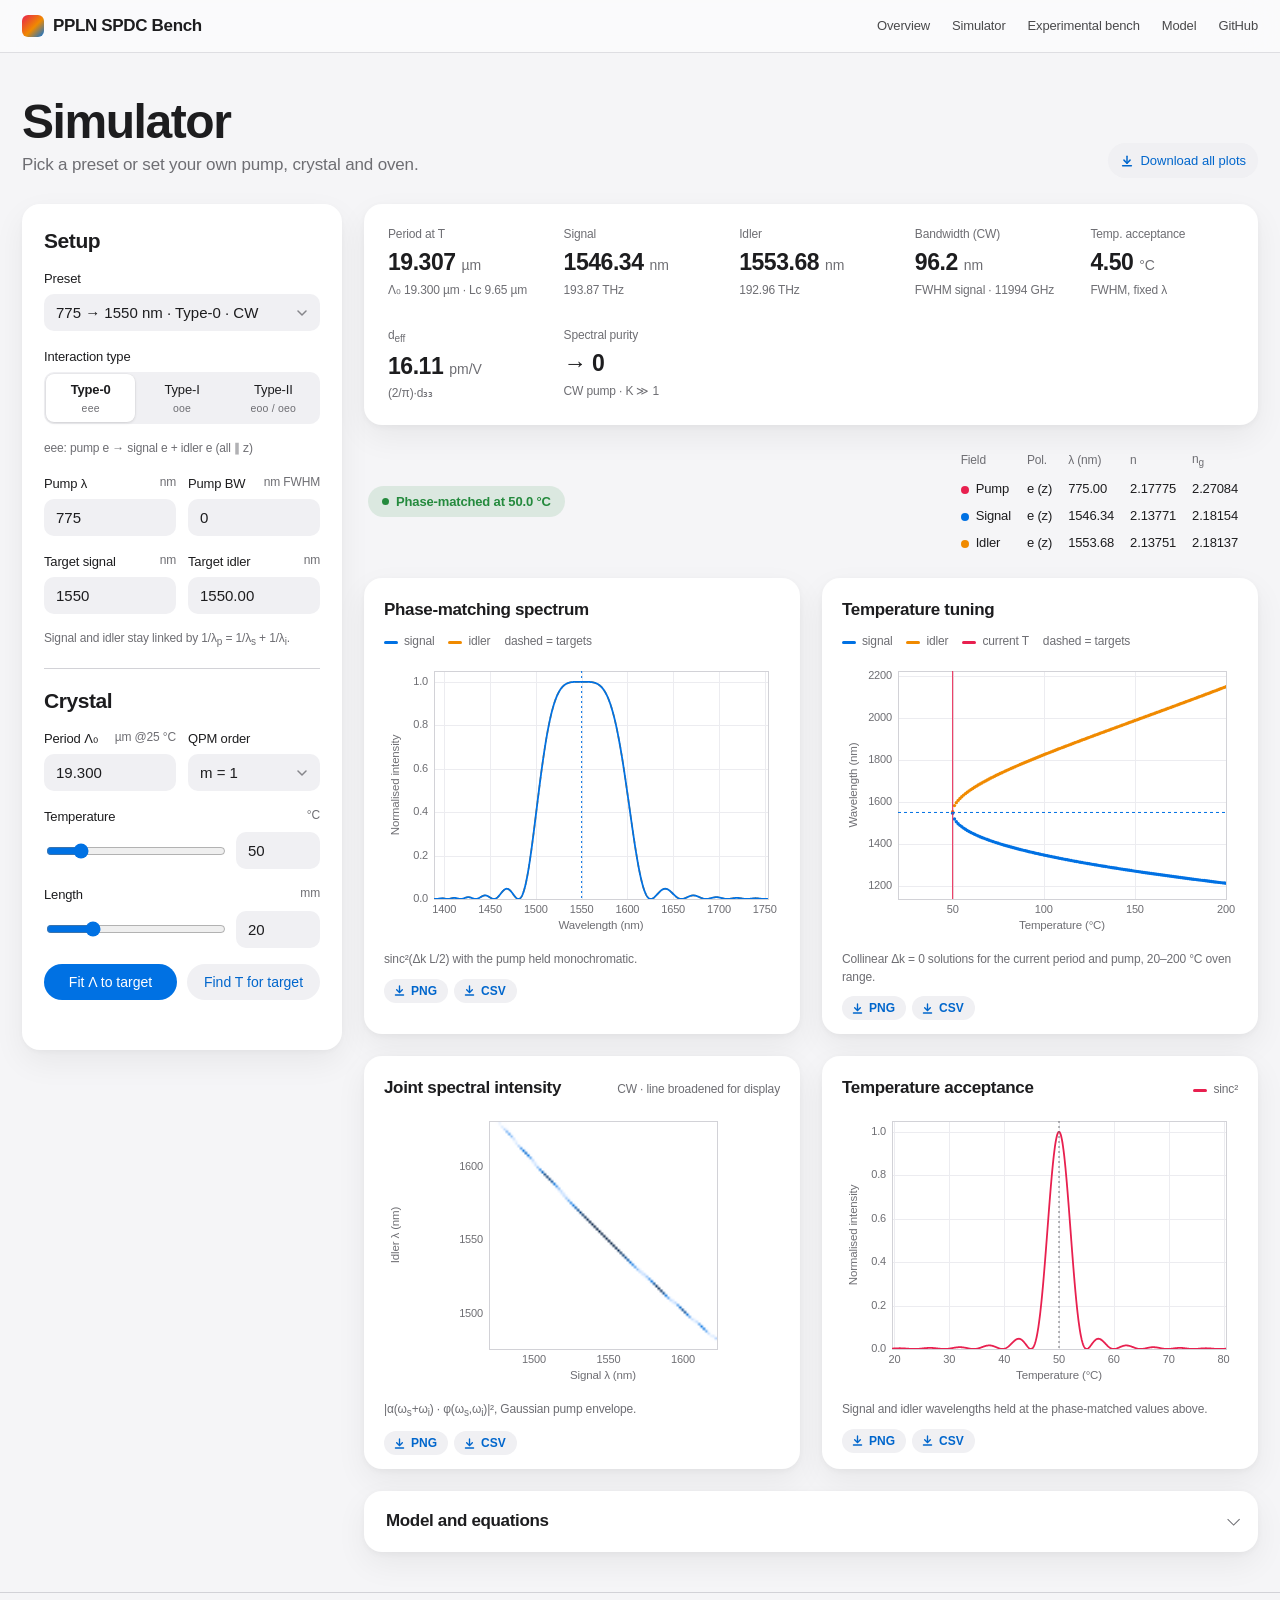
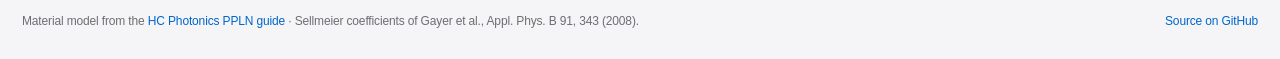
<file: simulator.html>
<!doctype html>
<html lang="en">
<head>
<meta charset="utf-8">
<meta name="viewport" content="width=device-width,initial-scale=1,viewport-fit=cover">
<title>PPLN SPDC Simulator</title>
<meta name="description" content="Interactive simulator for spontaneous parametric down-conversion in MgO:PPLN: quasi-phase-matching, temperature tuning, joint spectral intensity and purity.">
<meta name="theme-color" content="#f5f5f7" media="(prefers-color-scheme: light)">
<meta name="theme-color" content="#000000" media="(prefers-color-scheme: dark)">
<link rel="stylesheet" href="styles.css?v=6">
</head>
<body>
<nav class="nav" aria-label="Site">
  <div class="nav-in">
    <a class="brand" href="index.html"><span class="brand-mark" aria-hidden="true"></span>PPLN SPDC Bench</a>
    <div class="nav-links">
      <a href="index.html" class="opt">Overview</a>
      <a href="simulator.html" aria-current="page">Simulator</a>
      <a href="bench.html"><span class="wide">Experimental bench</span><span class="narrow">Bench</span></a>
      <a href="#model" class="opt">Model</a>
      <a href="https://github.com/abhayasd555/ppln-spdc-bench" target="_blank" rel="noopener" class="opt">GitHub</a>
    </div>
  </div>
</nav>

<div class="wrap">
<header class="page-head">
  <div>
    <h1>Simulator</h1>
    <p>Pick a preset or set your own pump, crystal and oven.</p>
  </div>
  <div class="dl-all"><button type="button" id="dlAll"><svg viewBox="0 0 16 16" fill="none" stroke="currentColor" stroke-width="1.7" stroke-linecap="round" stroke-linejoin="round" aria-hidden="true"><path d="M8 2.5v8"/><path d="m4.5 7 3.5 3.5L11.5 7"/><path d="M3 13.5h10"/></svg>Download all plots</button></div>
</header>

<div class="layout" id="sim">
<aside class="rack" aria-label="Simulation controls">
  <h2>Setup</h2>
  <div class="field">
    <label for="preset">Preset</label>
    <select id="preset">
      <option value="p1">775 → 1550 nm · Type-0 · CW</option>
      <option value="p2">405 → 810 nm · Type-0 · CW</option>
      <option value="p3">532 → 810 + 1550 nm · Type-0 · CW</option>
      <option value="p4">775 → 1550 nm · Type-II · 1 nm pulsed</option>
    </select>
  </div>
  <div class="field">
    <label>Interaction type</label>
    <div class="seg" role="radiogroup">
      <label><input type="radio" name="type" id="ty0" value="0" checked><span>Type-0<small>eee</small></span></label>
      <label><input type="radio" name="type" id="ty1" value="1"><span>Type-I<small>ooe</small></span></label>
      <label><input type="radio" name="type" id="ty2" value="2"><span>Type-II<small>eoo / oeo</small></span></label>
    </div>
  </div>
  <div class="field" id="t2field" hidden>
    <label>Type-II polarisation <small>signal · idler · pump</small></label>
    <div class="seg seg2" role="radiogroup">
      <label><input type="radio" name="t2" id="t2eo" value="eo" checked><span>eoo<small>signal e, idler o</small></span></label>
      <label><input type="radio" name="t2" id="t2oe" value="oe"><span>oeo<small>signal o, idler e</small></span></label>
    </div>
  </div>
  <div class="polnote" id="polnote"></div>
  <div class="row2">
    <div class="field"><label for="lp">Pump λ <small>nm</small></label><input type="number" id="lp" value="775" step="0.1" min="350" max="2000"></div>
    <div class="field"><label for="bw">Pump BW <small>nm FWHM</small></label><input type="number" id="bw" value="0" step="0.05" min="0"></div>
  </div>
  <div class="row2">
    <div class="field"><label for="ls">Target signal <small>nm</small></label><input type="number" id="ls" value="1550" step="0.1"></div>
    <div class="field"><label for="li">Target idler <small>nm</small></label><input type="number" id="li" value="1550" step="0.1"></div>
  </div>
  <div class="polnote">Signal and idler stay linked by 1/λ<sub>p</sub> = 1/λ<sub>s</sub> + 1/λ<sub>i</sub>.</div>
  <div class="hr"></div>
  <h2>Crystal</h2>
  <div class="row2">
    <div class="field"><label for="per">Period Λ₀ <small>µm @25 °C</small></label><input type="number" id="per" value="19.5" step="0.01" min="0.5"></div>
    <div class="field"><label for="ord">QPM order</label><select id="ord"><option value="1">m = 1</option><option value="3">m = 3</option><option value="5">m = 5</option></select></div>
  </div>
  <div class="field">
    <label for="Tr">Temperature <small>°C</small></label>
    <div class="pair"><input type="range" id="Tr" min="20" max="200" step="0.1" value="50" aria-label="Temperature slider"><input type="number" id="Tn" value="50" step="0.1" min="-20" max="250"></div>
  </div>
  <div class="field">
    <label for="Lr">Length <small>mm</small></label>
    <div class="pair"><input type="range" id="Lr" min="1" max="80" step="0.5" value="20" aria-label="Length slider"><input type="number" id="Ln" value="20" step="0.5" min="0.1" max="80"></div>
  </div>
  <div class="btns">
    <button class="pri" id="fitP">Fit Λ to target</button>
    <button id="fitT">Find T for target</button>
  </div>
  <div class="msg" id="msg" role="status"></div>
</aside>

<section class="out">
  <div class="strip" id="strip">
    <div class="ro"><span class="k">Period at T</span><span class="v" id="rPer">–</span><span class="s" id="rPer2"></span></div>
    <div class="ro"><span class="k">Signal</span><span class="v" id="rLs">–</span><span class="s" id="rLs2"></span></div>
    <div class="ro"><span class="k">Idler</span><span class="v" id="rLi">–</span><span class="s" id="rLi2"></span></div>
    <div class="ro"><span class="k">Bandwidth (CW)</span><span class="v" id="rBw">–</span><span class="s" id="rBw2"></span></div>
    <div class="ro"><span class="k">Temp. acceptance</span><span class="v" id="rTa">–</span><span class="s">FWHM, fixed λ</span></div>
    <div class="ro"><span class="k">d<sub>eff</sub></span><span class="v" id="rD">–</span><span class="s" id="rD2"></span></div>
    <div class="ro"><span class="k">Spectral purity</span><span class="v" id="rPu">–</span><span class="s" id="rPu2"></span></div>
  </div>

  <div class="statusbar">
    <span class="chip ok" id="chip">Phase-matched</span>
    <div class="tblwrap"><table aria-label="Refractive indices">
      <thead><tr><th>Field</th><th>Pol.</th><th>λ (nm)</th><th>n</th><th>n<sub>g</sub></th></tr></thead>
      <tbody id="ntab"></tbody>
    </table></div>
  </div>

  <div class="grid4">
    <figure class="panel" style="margin:0">
      <div class="ph"><h3>Phase-matching spectrum</h3><div class="lg"><span><i style="background:var(--sig)"></i>signal</span><span><i style="background:var(--idl)"></i>idler</span><span>dashed = targets</span></div></div>
      <canvas id="cvSpec" aria-label="Phase-matching spectrum plot"></canvas>
      <div class="pf"><figcaption class="cap">sinc²(Δk L/2) with the pump held monochromatic.</figcaption><div class="dl"><button type="button" data-plot="spec" data-fmt="png" aria-label="Download phase-matching spectrum as PNG"><svg viewBox="0 0 16 16" fill="none" stroke="currentColor" stroke-width="1.7" stroke-linecap="round" stroke-linejoin="round" aria-hidden="true"><path d="M8 2.5v8"/><path d="m4.5 7 3.5 3.5L11.5 7"/><path d="M3 13.5h10"/></svg>PNG</button><button type="button" data-plot="spec" data-fmt="csv" aria-label="Download phase-matching spectrum data as CSV"><svg viewBox="0 0 16 16" fill="none" stroke="currentColor" stroke-width="1.7" stroke-linecap="round" stroke-linejoin="round" aria-hidden="true"><path d="M8 2.5v8"/><path d="m4.5 7 3.5 3.5L11.5 7"/><path d="M3 13.5h10"/></svg>CSV</button></div></div>
    </figure>
    <figure class="panel" style="margin:0">
      <div class="ph"><h3>Temperature tuning</h3><div class="lg"><span><i style="background:var(--sig)"></i>signal</span><span><i style="background:var(--idl)"></i>idler</span><span><i style="background:var(--pump)"></i>current T</span><span>dashed = targets</span></div></div>
      <canvas id="cvTune" aria-label="Temperature tuning curve"></canvas>
      <div class="pf"><figcaption class="cap">Collinear Δk = 0 solutions for the current period and pump, 20–200 °C oven range.</figcaption><div class="dl"><button type="button" data-plot="tune" data-fmt="png" aria-label="Download temperature tuning as PNG"><svg viewBox="0 0 16 16" fill="none" stroke="currentColor" stroke-width="1.7" stroke-linecap="round" stroke-linejoin="round" aria-hidden="true"><path d="M8 2.5v8"/><path d="m4.5 7 3.5 3.5L11.5 7"/><path d="M3 13.5h10"/></svg>PNG</button><button type="button" data-plot="tune" data-fmt="csv" aria-label="Download temperature tuning data as CSV"><svg viewBox="0 0 16 16" fill="none" stroke="currentColor" stroke-width="1.7" stroke-linecap="round" stroke-linejoin="round" aria-hidden="true"><path d="M8 2.5v8"/><path d="m4.5 7 3.5 3.5L11.5 7"/><path d="M3 13.5h10"/></svg>CSV</button></div></div>
    </figure>
    <figure class="panel" style="margin:0">
      <div class="ph"><h3>Joint spectral intensity</h3><div class="lg" id="jsaLg"></div></div>
      <canvas id="cvJSA" aria-label="Joint spectral intensity map"></canvas>
      <div class="pf"><figcaption class="cap" id="jsaCap">|α(ω<sub>s</sub>+ω<sub>i</sub>) · φ(ω<sub>s</sub>,ω<sub>i</sub>)|², Gaussian pump envelope.</figcaption><div class="dl"><button type="button" data-plot="jsa" data-fmt="png" aria-label="Download joint spectral intensity as PNG"><svg viewBox="0 0 16 16" fill="none" stroke="currentColor" stroke-width="1.7" stroke-linecap="round" stroke-linejoin="round" aria-hidden="true"><path d="M8 2.5v8"/><path d="m4.5 7 3.5 3.5L11.5 7"/><path d="M3 13.5h10"/></svg>PNG</button><button type="button" data-plot="jsa" data-fmt="csv" aria-label="Download joint spectral intensity data as CSV"><svg viewBox="0 0 16 16" fill="none" stroke="currentColor" stroke-width="1.7" stroke-linecap="round" stroke-linejoin="round" aria-hidden="true"><path d="M8 2.5v8"/><path d="m4.5 7 3.5 3.5L11.5 7"/><path d="M3 13.5h10"/></svg>CSV</button></div></div>
    </figure>
    <figure class="panel" style="margin:0">
      <div class="ph"><h3>Temperature acceptance</h3><div class="lg"><span><i style="background:var(--pump)"></i>sinc²</span></div></div>
      <canvas id="cvTacc" aria-label="Temperature acceptance curve"></canvas>
      <div class="pf"><figcaption class="cap">Signal and idler wavelengths held at the phase-matched values above.</figcaption><div class="dl"><button type="button" data-plot="tacc" data-fmt="png" aria-label="Download temperature acceptance as PNG"><svg viewBox="0 0 16 16" fill="none" stroke="currentColor" stroke-width="1.7" stroke-linecap="round" stroke-linejoin="round" aria-hidden="true"><path d="M8 2.5v8"/><path d="m4.5 7 3.5 3.5L11.5 7"/><path d="M3 13.5h10"/></svg>PNG</button><button type="button" data-plot="tacc" data-fmt="csv" aria-label="Download temperature acceptance data as CSV"><svg viewBox="0 0 16 16" fill="none" stroke="currentColor" stroke-width="1.7" stroke-linecap="round" stroke-linejoin="round" aria-hidden="true"><path d="M8 2.5v8"/><path d="m4.5 7 3.5 3.5L11.5 7"/><path d="M3 13.5h10"/></svg>CSV</button></div></div>
    </figure>
  </div>

  <details id="model">
    <summary>Model and equations</summary>
    <div class="notes">
      <p>Temperature-dependent extraordinary/ordinary index of 5 mol% MgO:CLN, in the Sellmeier form given in the HC Photonics guide (coefficients of Gayer et al., Appl. Phys. B 91, 343 (2008)), λ in µm, T in °C:</p>
      <span class="eq">n²(λ,T) = a1 + b1·f + (a2 + b2·f)/(λ² − (a3 + b3·f)²) + (a4 + b4·f)/(λ² − a5²) − a6·λ²
f = (T − 24.5)(T + 570.82)</span>
      <div class="tblwrap"><table id="coefTab"></table></div>
      <p>Quasi-phase-matching with thermal expansion of the grating, Λ(T) = Λ₀[1 + α(T−25) + β(T−25)²], α = 1.54×10⁻⁵ K⁻¹, β = 5.3×10⁻⁹ K⁻²:</p>
      <span class="eq">Δk = 2π [ n_p/λ_p − n_s/λ_s − n_i/λ_i ] − 2π m / Λ(T)
φ(ω_s, ω_i) = sinc(Δk L / 2)        d_eff = (2/π) d_ij / m</span>
      <p>Polarisations, labelled signal · idler · pump: Type-0 <b>eee</b> (e → e + e) via d₃₃ = 25.3 pm/V; Type-I <b>ooe</b> (e → o + o) via d₃₁ = 4.85 pm/V; Type-II <b>eoo</b> (o → e + o) or <b>oeo</b> (o → o + e) via d₃₁ (= d₁₅ under Kleinman symmetry). The two Type-II choices swap which photon is extraordinary, so they need different periods away from degeneracy. The d values are the ones quoted in the guide.</p>
      <p>Purity is computed from a 96×96 sampled JSA as Tr(ρ²) = Tr[(JJᵀ)²]/Tr[JJᵀ]², with K = 1/purity. For a CW pump the JSA collapses onto the anti-diagonal; the map is broadened only for display and purity → 0.</p>
      <p>Not modelled: focusing (Boyd–Kleinman / Bennink), absolute pair rates, waveguide dispersion, poling duty-cycle errors, non-collinear emission.</p>
    </div>
  </details>
</section>
</div>
</div>

<footer>
  <span>Material model from the <a href="https://www.hcphotonics.com/ppln-guide-overview" target="_blank" rel="noopener">HC Photonics PPLN guide</a> · Sellmeier coefficients of Gayer et al., Appl. Phys. B 91, 343 (2008).</span>
  <span><a href="https://github.com/abhayasd555/ppln-spdc-bench" target="_blank" rel="noopener">Source on GitHub</a></span>
</footer>

<script src="core.js?v=6"></script>
<script>
(function(){
const $=id=>document.getElementById(id);
const {SM,nidx,ngrp,perT,polOf,polTag,DIJ,TP,C_GHZ,kmis,dk,sinc,bisect,tok,prep,frame,path,vline,hline,rng,note,cmapOf,paint,saveFile,figPNG,gridPNG}=PPLN;

// coefficient table
(function(){const t=$('coefTab');let h='<thead><tr><th></th>'+['a1','a2','a3','a4','a5','a6','b1','b2','b3','b4'].map(x=>'<th>'+x+'</th>').join('')+'</tr></thead><tbody>';
 for(const p of ['e','o']){h+='<tr><th>n<sub>'+p+'</sub></th>'+SM[p].a.concat(SM[p].b).map(v=>'<td>'+(Math.abs(v)<1e-3?v.toExponential(3):v)+'</td>').join('')+'</tr>';}
 t.innerHTML=h+'</tbody>';})();

function readP(){
  const type=+document.querySelector('input[name="type"]:checked').value;
  const t2=document.querySelector('input[name="t2"]:checked').value;
  const P={type,t2,pol:polOf(type,t2),lpnm:+$('lp').value,lsnm:+$('ls').value,bw:Math.max(0,+$('bw').value||0),L0:+$('per').value,m:+$('ord').value,T:+$('Tn').value,Lmm:+$('Ln').value};
  const errs=[];
  if(!(P.lpnm>=350&&P.lpnm<=2000))errs.push('Pump λ must be 350–2000 nm.');
  if(!(P.L0>0.3))errs.push('Period must be above 0.3 µm.');
  if(!(P.Lmm>0))errs.push('Length must be positive.');
  if(!(P.T>=-20&&P.T<=250))errs.push('Temperature must be −20 to 250 °C.');
  if(errs.length){P.err=errs.join(' ');return P;}
  P.lp=P.lpnm/1000;P.sp=1/P.lp;P.Lum=P.Lmm*1000;
  let sst=P.sp/2;
  if(P.lsnm>P.lpnm*1.001){const s=1000/P.lsnm,i=P.sp-s; if(i>0.2&&s<1/0.35) sst=s; else P.warnT=true;} else P.warnT=true;
  P.sst=sst;P.sit=P.sp-sst;P.linm=1000/P.sit;
  P.sgn=Math.sign(kmis(P.sst,P.sit,P.T,P.pol))||1;
  P.dmax=Math.min(P.sp/2-0.2,1/0.35-P.sp/2);
  return P;
}

function scanRoots(P,T,N,sym){
  const lo=sym?0:-P.dmax,hi=P.dmax,R=[];let prev=null,pd=0;
  const f=d=>dk(P.sp/2+d,P.sp/2-d,T,P);
  let best=Infinity,bestd=0;
  for(let i=0;i<N;i++){const d=lo+(hi-lo)*i/(N-1),v=f(d);
    if(Math.abs(v)<best){best=Math.abs(v);bestd=d;}
    if(prev!==null&&(prev===0||prev*v<0))R.push(bisect(f,pd,d,prev));
    prev=v;pd=d;}
  return {R,bestd};
}

let RES=null;
function compute(){
  const P=readP();const msg=$('msg');
  $('t2field').hidden=P.type!==2;
  const pp=P.pol;
  $('polnote').textContent=polTag(pp)+': pump '+pp[0]+' → signal '+pp[1]+' + idler '+pp[2]+(P.type===0?' (all ∥ z)':'');
  if(P.err){msg.textContent=P.err;return;}
  msg.textContent=P.warnT?'Target signal must lie between the pump and 5 µm idler limit; using degenerate point.':'';
  const sym=P.type!==2,sp=P.sp,T=P.T,L=P.Lum;
  if(!(P.dmax>0)){msg.textContent='Pump wavelength out of range for this model.';return;}
  // centre
  const sc=scanRoots(P,T,1600,sym);
  let dt=P.sst-sp/2; if(sym)dt=Math.abs(dt);
  let c,exact=false;
  if(sc.R.length){c=sc.R.reduce((a,b)=>Math.abs(b-dt)<Math.abs(a-dt)?b:a);exact=true;}else c=sc.bestd;
  const F=d=>dk(sp/2+d,sp/2-d,T,P);
  const h=1e-4,f0=F(c),f1=(F(c+h)-F(c-h))/(2*h),f2=(F(c+h)-2*f0+F(c-h))/(h*h);
  const B=12*Math.PI/L+Math.abs(f0);
  let w=Infinity; if(Math.abs(f1)>1e-12)w=B/Math.abs(f1); if(Math.abs(f2)>1e-12)w=Math.min(w,Math.sqrt(2*B/Math.abs(f2)));
  if(!isFinite(w))w=P.dmax; w=Math.min(Math.max(w,1e-7),P.dmax);
  let lo=c-w,hi=c+w; if(sym&&lo<0){const m=Math.max(-lo,hi);lo=-m;hi=m;}
  lo=Math.max(lo,-P.dmax);hi=Math.min(hi,P.dmax);
  const NS=1500,sp_={d:[],ls:[],li:[],S:[]};
  for(let i=0;i<NS;i++){const d=lo+(hi-lo)*i/(NS-1),x=F(d)*L/2,s=sinc(x);sp_.d.push(d);sp_.ls.push(1000/(sp/2+d));sp_.li.push(1000/(sp/2-d));sp_.S.push(s*s);}
  // FWHM signal
  let im=0;for(let i=1;i<NS;i++){if(sp_.S[i]>sp_.S[im])im=i;}
  const half=sp_.S[im]/2,interp=(i,j)=>{const t=(half-sp_.S[i])/(sp_.S[j]-sp_.S[i]);return [sp_.ls[i]+t*(sp_.ls[j]-sp_.ls[i]),sp_.d[i]+t*(sp_.d[j]-sp_.d[i])];};
  let l=im;while(l>0&&sp_.S[l]>=half)l--; let r=im;while(r<NS-1&&sp_.S[r]>=half)r++;
  const A=l<im?interp(l,l+1):[sp_.ls[0],sp_.d[0]],Bq=r>im?interp(r,r-1):[sp_.ls[NS-1],sp_.d[NS-1]];
  const fwhmNm=Math.abs(A[0]-Bq[0]),fwhmS=Math.abs(A[1]-Bq[1]);
  const ss0=sp/2+c,si0=sp/2-c,lsc=1000/ss0,lic=1000/si0;
  // temperature acceptance
  const G=t=>dk(ss0,si0,t,P);
  const g0=G(T),g1=(G(T+0.01)-G(T-0.01))/0.02;
  let Tc=Math.abs(g1)>1e-12?T-g0/g1:T; Tc=Math.min(Math.max(Tc,T-200),T+200);
  let wT=Math.abs(g1)>1e-12?(12*Math.PI/L)/Math.abs(g1):100; wT=Math.min(Math.max(wT,0.02),150);
  const ta={T:[],S:[]};for(let i=0;i<800;i++){const t=Tc-wT+2*wT*i/799,x=G(t)*L/2,s=sinc(x);ta.T.push(t);ta.S.push(s*s);}
  let tm=0;for(let i=1;i<800;i++)if(ta.S[i]>ta.S[tm])tm=i;
  const th=ta.S[tm]/2;let tl=tm;while(tl>0&&ta.S[tl]>=th)tl--;let tr=tm;while(tr<799&&ta.S[tr]>=th)tr++;
  const tI=(i,j)=>ta.T[i]+(th-ta.S[i])/(ta.S[j]-ta.S[i])*(ta.T[j]-ta.T[i]);
  const tFW=Math.abs((tr>tm?tI(tr,tr-1):ta.T[799])-(tl<tm?tI(tl,tl+1):ta.T[0]));
  // tuning curve
  const tune={s:[],i:[]};
  for(let t=20;t<=200;t+=1){const q=scanRoots(P,t,500,sym);for(const d of q.R){tune.s.push([t,1000/(sp/2+d)]);tune.i.push([t,1000/(sp/2-d)]);}}
  // JSA
  const N=96,Fs=P.bw>0?P.bw/1000/(P.lp*P.lp):0; // pump FWHM in µm^-1
  let hsS=Math.max(0.8*fwhmS,3*Fs,2e-6);
  const hlS=hsS*(lsc/1000)*(lsc/1000)*1000,hlI=hsS*(lic/1000)*(lic/1000)*1000; // nm
  const Fe=Fs>0?Fs:2*hsS/N*1.2;
  const J=new Float64Array(N*N);let jmax=0;
  for(let r2=0;r2<N;r2++){const li=lic+hlI-2*hlI*r2/(N-1),si=1000/li;
    for(let c2=0;c2<N;c2++){const ls=lsc-hlS+2*hlS*c2/(N-1),ss=1000/ls;
      const dp=ss+si-sp,pa=Math.exp(-2*Math.LN2*dp*dp/(Fe*Fe));
      const v=pa*sinc(dk(ss,si,T,P)*L/2);J[r2*N+c2]=v;if(Math.abs(v)>jmax)jmax=Math.abs(v);}}
  let pur=null;
  if(Fs>0&&jmax>0){let trM=0,trM2=0;const Mrow=new Float64Array(N);
    for(let a=0;a<N;a++){for(let b=a;b<N;b++){let s=0;const oa=a*N,ob=b*N;for(let k=0;k<N;k++)s+=J[oa+k]*J[ob+k];
      if(a===b){trM+=s;trM2+=s*s;}else trM2+=2*s*s;}}
    pur=trM2/(trM*trM);}
  RES={P,exact,f0,c,lsc,lic,fwhmNm,fwhmS,tFW,Tc,sp_,ta,tune,J,N,jmax,hlS,hlI,pur,sym};
  readouts();draw();
}

function fx(v,d){return Number.isFinite(v)?v.toFixed(d):'–';}
function readouts(){
  const R=RES,P=R.P;
  const LT=perT(P.L0,P.T);
  $('rPer').innerHTML=fx(LT,3)+' <small>µm</small>';
  $('rPer2').textContent='Λ₀ '+fx(P.L0,3)+' µm · Lc '+fx(LT/(2*P.m),2)+' µm';
  $('rLs').innerHTML=fx(R.lsc,2)+' <small>nm</small>';
  $('rLi').innerHTML=fx(R.lic,2)+' <small>nm</small>';
  $('rLs2').textContent=fx(C_GHZ/R.lsc,2)+' THz';
  $('rLi2').textContent=fx(C_GHZ/R.lic,2)+' THz';
  const bw=R.fwhmNm;
  $('rBw').innerHTML=(bw<0.1?fx(bw*1000,1)+' <small>pm</small>':fx(bw,bw<10?2:1)+' <small>nm</small>');
  $('rBw2').textContent='FWHM signal · '+fx(R.fwhmS*C_GHZ,R.fwhmS*C_GHZ<10?2:0)+' GHz';
  $('rTa').innerHTML=(R.tFW<0.1?fx(R.tFW*1000,0)+' <small>mK</small>':fx(R.tFW,2)+' <small>°C</small>');
  const d=DIJ[P.type];
  $('rD').innerHTML=fx(2/Math.PI*d[0]/P.m,2)+' <small>pm/V</small>';
  $('rD2').textContent='(2/π)·'+d[1]+(P.m>1?' / '+P.m:'');
  if(R.pur==null){$('rPu').innerHTML='→ 0';$('rPu2').textContent='CW pump · K ≫ 1';}
  else{$('rPu').innerHTML=fx(R.pur,3);$('rPu2').textContent='Schmidt K = '+fx(1/R.pur,2);}
  const chip=$('chip');
  if(R.exact){chip.className='chip ok';chip.textContent='Phase-matched at '+fx(P.T,1)+' °C';}
  else{chip.className='chip warn';chip.textContent='No exact match · nearest |Δk·L/2| = '+fx(Math.abs(R.f0*P.Lum/2)/Math.PI,1)+'π · peak near '+fx(R.Tc,1)+' °C';}
  const pol=P.pol,rows=[['Pump','var(--pump)',pol[0],P.lpnm],['Signal','var(--sig)',pol[1],R.lsc],['Idler','var(--idl)',pol[2],R.lic]];
  $('ntab').innerHTML=rows.map(r=>'<tr><td><span class="dot" style="background:'+r[1]+'"></span>'+r[0]+'</td><td>'+(r[2]==='e'?'e (z)':'o (y)')+'</td><td>'+fx(r[3],2)+'</td><td>'+fx(nidx(r[3]/1000,P.T,r[2]),5)+'</td><td>'+fx(ngrp(r[3]/1000,P.T,r[2]),5)+'</td></tr>').join('');
  $('jsaLg').innerHTML=R.pur==null?'<span>CW · line broadened for display</span>':'<span>pump '+fx(P.bw,2)+' nm FWHM</span>';
}

// ---------- plotting ----------
function drawSpec(C){
  const {ctx,w,h}=prep($('cvSpec')),R=RES,S=R.sp_,P=R.P;
  const [s0,s1]=rng(S.ls),[i0,i1]=rng(S.li),wid=Math.max(s1-s0,i1-i0);
  const tgt=P.warnT?null:P.lsnm,tgi=P.warnT?null:P.linm;
  if(Math.max(s0,i0)-Math.min(s1,i1)<0.5*wid){
    const r={x:50,y:10,w:w-62,h:h-52},x0=Math.min(s0,i0),x1=Math.max(s1,i1);
    const M=frame(ctx,C,r,x0,x1,0,1.05,{xl:'Wavelength (nm)',yl:'Normalised intensity',nx:6});
    path(ctx,M,S.li,S.S,C.idl,1.6,[5,3],r);path(ctx,M,S.ls,S.S,C.sig,1.8,null,r);
    if(tgt){M.x0=x0;M.x1=x1;vline(ctx,M,r,tgt,C.sig,[2,3]);if(Math.abs(tgi-tgt)>1e-3)vline(ctx,M,r,tgi,C.idl,[2,3]);}
  } else {
    const gap=24,ww=(w-62-gap)/2;
    const r1={x:50,y:10,w:ww,h:h-52},r2={x:50+ww+gap,y:10,w:ww,h:h-52};
    const M1=frame(ctx,C,r1,s0,s1,0,1.05,{xl:'Signal λ (nm)',yl:'Normalised intensity',nx:3});
    const M2=frame(ctx,C,r2,i0,i1,0,1.05,{xl:'Idler λ (nm)',nx:3,noy:true});
    path(ctx,M1,S.ls,S.S,C.sig,1.8,null,r1);path(ctx,M2,S.li,S.S,C.idl,1.8,null,r2);
    if(tgt){M1.x0=s0;M1.x1=s1;vline(ctx,M1,r1,tgt,C.sig,[2,3]);M2.x0=i0;M2.x1=i1;vline(ctx,M2,r2,tgi,C.idl,[2,3]);}
  }
}
function drawTune(C){
  const {ctx,w,h}=prep($('cvTune')),R=RES,P=R.P,r={x:56,y:10,w:w-68,h:h-52};
  const all=R.tune.s.concat(R.tune.i);
  if(!all.length){frame(ctx,C,r,20,200,0,1,{xl:'Temperature (°C)',yl:'Wavelength (nm)',nx:6});note(ctx,C,r,'No collinear phase matching between 20 and 200 °C');return;}
  let [y0,y1]=rng(all.map(p=>p[1]));if(!P.warnT){y0=Math.min(y0,P.lsnm,P.linm);y1=Math.max(y1,P.lsnm,P.linm);}const pad=Math.max((y1-y0)*0.08,1);y0-=pad;y1+=pad;
  const M=frame(ctx,C,r,20,200,y0,y1,{xl:'Temperature (°C)',yl:'Wavelength (nm)',nx:6});
  ctx.save();ctx.beginPath();ctx.rect(r.x,r.y,r.w,r.h);ctx.clip();
  for(const [arr,col] of [[R.tune.i,C.idl],[R.tune.s,C.sig]]){ctx.fillStyle=col;for(const p of arr){ctx.beginPath();ctx.arc(M.X(p[0]),M.Y(p[1]),1.7,0,TP);ctx.fill();}}
  ctx.restore();
  M.x0=20;M.x1=200;vline(ctx,M,r,P.T,C.pump,[]);
  if(!P.warnT){hline(ctx,M,r,P.lsnm,C.sig,[3,3]);if(Math.abs(P.linm-P.lsnm)>1e-3)hline(ctx,M,r,P.linm,C.idl,[3,3]);}
}
function drawJSA(C){
  const cv=$('cvJSA'),{ctx,w,h}=prep(cv),R=RES,N=R.N;
  const side=Math.min(w-70,h-52),r={x:56+Math.max(0,(w-70-side)/2),y:10,w:side,h:side};
  const cmap=cmapOf(C),m2=R.jmax*R.jmax||1;
  paint(ctx,r,N,N,i=>cmap(Math.pow(R.J[i]*R.J[i]/m2,0.8)));
  frame(ctx,C,r,R.lsc-R.hlS,R.lsc+R.hlS,R.lic-R.hlI,R.lic+R.hlI,{xl:'Signal λ (nm)',yl:'Idler λ (nm)',nx:4,ny:4,nogrid:true});
}
function drawTacc(C){
  const {ctx,w,h}=prep($('cvTacc')),R=RES,r={x:50,y:10,w:w-62,h:h-52},[t0,t1]=rng(R.ta.T);
  const M=frame(ctx,C,r,t0,t1,0,1.05,{xl:'Temperature (°C)',yl:'Normalised intensity',nx:5});
  path(ctx,M,R.ta.T,R.ta.S,C.pump,1.8,null,r);M.x0=t0;M.x1=t1;vline(ctx,M,r,R.P.T,C.muted,[2,3]);
}
function draw(){if(!RES)return;const C=tok();drawSpec(C);drawTune(C);drawJSA(C);drawTacc(C);}

// ---------- controls ----------
let raf=0;const sched=()=>{cancelAnimationFrame(raf);raf=requestAnimationFrame(compute);};
function link(a,b){$(a).addEventListener('input',()=>{$(b).value=$(a).value;sched();});$(b).addEventListener('input',()=>{$(a).value=$(b).value;sched();});}
link('Tr','Tn');link('Lr','Ln');
['bw','per','ord'].forEach(id=>$(id).addEventListener('input',sched));
function conj(a,b){const lp=+$('lp').value,v=+$(a).value;if(v>lp*1.001){const o=1/(1/lp-1/v);if(isFinite(o)&&o>0)$(b).value=o.toFixed(2);}}
$('ls').addEventListener('input',()=>{conj('ls','li');sched();});
$('li').addEventListener('input',()=>{conj('li','ls');sched();});
$('lp').addEventListener('input',()=>{conj('ls','li');sched();});
function fitPeriod(){const P=readP();if(P.err){$('msg').textContent=P.err;return;}
  const km=Math.abs(kmis(P.sst,P.sit,P.T,P.pol));$('per').value=(TP*P.m/km/perT(1,P.T)).toFixed(3);compute();}
document.querySelectorAll('input[name="type"],input[name="t2"]').forEach(el=>el.addEventListener('change',fitPeriod));
$('ord').addEventListener('change',fitPeriod);
$('fitP').addEventListener('click',fitPeriod);
$('fitT').addEventListener('click',()=>{const P=readP();if(P.err)return;
  const g=t=>dk(P.sst,P.sit,t,P),R=[];let pv=g(0),pt=0;
  for(let t=0.25;t<=250;t+=0.25){const v=g(t);if(pv*v<=0)R.push(bisect(g,pt,t,pv));pv=v;pt=t;}
  if(!R.length){$('msg').textContent='No temperature between 0 and 250 °C phase-matches the target with this period.';return;}
  const best=R.reduce((a,b)=>Math.abs(b-P.T)<Math.abs(a-P.T)?b:a);
  $('Tn').value=best.toFixed(2);$('Tr').value=Math.min(200,Math.max(20,best));compute();
  $('msg').textContent=best>200?'Phase matching needs '+best.toFixed(1)+' °C, above a typical 200 °C oven.':'';});
const PRESETS={p1:{type:0,lp:775,bw:0,ls:1550,T:50,L:20},p2:{type:0,lp:405,bw:0,ls:810,T:40,L:10},p3:{type:0,lp:532,bw:0,ls:810,T:60,L:20},p4:{type:2,t2:'eo',lp:775,bw:1,ls:1550,T:40,L:30}};
function applyPreset(k){const p=PRESETS[k];$('ty'+p.type).checked=true;if(p.t2)$('t2'+p.t2).checked=true;$('lp').value=p.lp;$('bw').value=p.bw;$('ls').value=p.ls;conj('ls','li');$('Tn').value=p.T;$('Tr').value=p.T;$('Ln').value=p.L;$('Lr').value=p.L;$('ord').value=1;fitPeriod();}
$('preset').addEventListener('change',e=>applyPreset(e.target.value));

new ResizeObserver(()=>draw()).observe(document.querySelector('.grid4'));
try{matchMedia('(prefers-color-scheme: dark)').addEventListener('change',draw);}catch(e){}
new MutationObserver(draw).observe(document.documentElement,{attributes:true,attributeFilter:['data-theme']});
if(document.fonts&&document.fonts.ready)document.fonts.ready.then(draw);

// ---------- downloads ----------
const PLOTS={spec:['cvSpec','Phase-matching spectrum',drawSpec],tune:['cvTune','Temperature tuning',drawTune],jsa:['cvJSA','Joint spectral intensity',drawJSA],tacc:['cvTacc','Temperature acceptance',drawTacc]};
function paramLine(){const P=RES.P;return 'λp '+fx(P.lpnm,1)+' nm · '+['Type-0','Type-I','Type-II'][P.type]+' ('+polTag(P.pol)+') · m = '+P.m+' · Λ₀ '+fx(P.L0,3)+' µm · '+fx(P.T,1)+' °C · L '+fx(P.Lmm,1)+' mm'+(P.bw>0?' · pump '+fx(P.bw,2)+' nm FWHM':' · CW');}
function slug(){const P=RES.P;return 'ppln_'+fx(P.lpnm,0)+'nm_type'+['0','I','II'][P.type]+'_'+polTag(P.pol)+'_'+fx(P.T,1).replace('.','p')+'C';}
function plotPNG(key){const [id,title,fn]=PLOTS[key];return figPNG({cv:$(id),title,draw:fn,foot:paramLine(),name:slug()+'_'+key+'.png',redraw:draw});}
function plotCSV(key){
  const R=RES,L=['# PPLN SPDC Bench · '+PLOTS[key][1],'# '+paramLine()];
  if(key==='spec'){L.push('signal_nm,idler_nm,intensity');for(let i=0;i<R.sp_.S.length;i++)L.push(R.sp_.ls[i].toFixed(5)+','+R.sp_.li[i].toFixed(5)+','+R.sp_.S[i].toExponential(6));}
  else if(key==='tune'){L.push('temperature_C,signal_nm,idler_nm');for(let i=0;i<R.tune.s.length;i++)L.push(R.tune.s[i][0]+','+R.tune.s[i][1].toFixed(4)+','+R.tune.i[i][1].toFixed(4));}
  else if(key==='tacc'){L.push('temperature_C,intensity');for(let i=0;i<R.ta.T.length;i++)L.push(R.ta.T[i].toFixed(5)+','+R.ta.S[i].toExponential(6));}
  else{const N=R.N,m2=R.jmax*R.jmax||1,ls=[],li=[];for(let c=0;c<N;c++)ls.push((R.lsc-R.hlS+2*R.hlS*c/(N-1)).toFixed(5));
    for(let r=0;r<N;r++)li.push((R.lic+R.hlI-2*R.hlI*r/(N-1)).toFixed(5));
    L.push('# rows: idler wavelength (nm); columns: signal wavelength (nm); values: normalised |JSA|²');
    L.push('idler_nm\\signal_nm,'+ls.join(','));
    for(let r=0;r<N;r++){const row=[li[r]];for(let c=0;c<N;c++)row.push((R.J[r*N+c]*R.J[r*N+c]/m2).toExponential(4));L.push(row.join(','));}}
  return [slug()+'_'+key+'.csv',new Blob([L.join('\n')+'\n'],{type:'text/csv'})];
}
document.querySelectorAll('.dl button').forEach(b=>b.addEventListener('click',async()=>{
  if(!RES)return;const k=b.dataset.plot,[n,blob]=b.dataset.fmt==='png'?await plotPNG(k):plotCSV(k);saveFile(n,blob,$('msg'));}));
$('dlAll').addEventListener('click',async()=>{
  if(!RES)return;const keys=Object.keys(PLOTS),imgs=[];for(const k of keys)imgs.push(await plotPNG(k));
  saveFile(slug()+'_all_plots.png',await gridPNG(imgs,2),$('msg'));
});
applyPreset('p1');
})();
</script>

</body>
</html>
</file>
<file: styles.css>
:root{
  --bg:#f5f5f7; --panel:#ffffff; --fill:#f0f0f3; --ink:#1d1d1f; --muted:#6e6e73; --line:#d2d2d7; --grid:#ececf0;
  --accent:#0071e3; --accent-ink:#0066cc;
  --pump:#e8204f; --sig:#0071e3; --idl:#f08a00; --ok:#248a3d; --warn:#c93400;
  --map0:#ffffff; --map1:#bcd9ff; --map2:#0071e3; --map3:#001a3d;
  --nav:rgba(251,251,253,.78); --shadow:0 2px 6px rgba(0,0,0,.04),0 12px 32px rgba(0,0,0,.06);
  --f:-apple-system,BlinkMacSystemFont,"SF Pro Text","SF Pro Display","Helvetica Neue",Helvetica,Arial,sans-serif;
  --f-mono:ui-monospace,"SF Mono",SFMono-Regular,Menlo,monospace;
  color-scheme:light;
}
@media (prefers-color-scheme: dark){:root:not([data-theme="light"]){
  --bg:#000000; --panel:#1c1c1e; --fill:#2c2c2e; --ink:#f5f5f7; --muted:#98989d; --line:#38383a; --grid:#262629;
  --accent:#0a84ff; --accent-ink:#2997ff;
  --pump:#ff375f; --sig:#2997ff; --idl:#ff9f0a; --ok:#30d158; --warn:#ff9f0a;
  --map0:#1c1c1e; --map1:#0b3f7d; --map2:#0a84ff; --map3:#eaf4ff;
  --nav:rgba(22,22,23,.78); --shadow:none; color-scheme:dark;}}
:root[data-theme="dark"]{
  --bg:#000000; --panel:#1c1c1e; --fill:#2c2c2e; --ink:#f5f5f7; --muted:#98989d; --line:#38383a; --grid:#262629;
  --accent:#0a84ff; --accent-ink:#2997ff;
  --pump:#ff375f; --sig:#2997ff; --idl:#ff9f0a; --ok:#30d158; --warn:#ff9f0a;
  --map0:#1c1c1e; --map1:#0b3f7d; --map2:#0a84ff; --map3:#eaf4ff;
  --nav:rgba(22,22,23,.78); --shadow:none; color-scheme:dark;}
*{box-sizing:border-box}
html{scroll-behavior:smooth;scroll-padding-top:64px}
body{margin:0;background:var(--bg);color:var(--ink);font-family:var(--f);font-size:15px;line-height:1.47;letter-spacing:-.01em;
  -webkit-font-smoothing:antialiased;-moz-osx-font-smoothing:grayscale}
a{color:var(--accent-ink);text-decoration:none} a:hover{text-decoration:underline}

/* Glass navigation bar */
.nav{position:sticky;top:0;z-index:10;background:var(--nav);-webkit-backdrop-filter:saturate(180%) blur(20px);backdrop-filter:saturate(180%) blur(20px);
  border-bottom:.5px solid color-mix(in srgb,var(--line) 70%,transparent);padding-top:env(safe-area-inset-top,0px)}
.nav-in{max-width:1280px;margin:0 auto;height:52px;display:flex;align-items:center;justify-content:space-between;gap:16px;
  padding:0 max(22px,env(safe-area-inset-right,0px)) 0 max(22px,env(safe-area-inset-left,0px))}
.brand{font-size:17px;font-weight:600;letter-spacing:-.02em;color:var(--ink);display:flex;align-items:center;gap:9px}
.brand:hover{text-decoration:none}
.brand-mark{width:22px;height:22px;border-radius:6px;background:linear-gradient(135deg,var(--pump),var(--idl) 55%,var(--sig));flex:none}
.nav-links{display:flex;gap:22px;font-size:13px}
.nav-links a{color:var(--ink);opacity:.8} .nav-links a:hover{opacity:1;text-decoration:none}
.brand,.nav-links a{white-space:nowrap} .nav-links .narrow{display:none}
@media (max-width:520px){.nav-links a.opt,.nav-links .wide{display:none}.nav-links .narrow{display:inline}}

.wrap{max-width:1280px;margin:0 auto;display:flex;flex-direction:column;gap:22px;
  padding:0 max(22px,env(safe-area-inset-right,0px)) 0 max(22px,env(safe-area-inset-left,0px))}
@media (max-width:520px){.wrap,.nav-in{padding-left:16px;padding-right:16px}}

/* Hero */
.hero{text-align:center;padding:72px 0 36px}
.eyebrow{font-size:17px;font-weight:600;color:var(--pump);margin:0 0 10px;letter-spacing:-.01em}
h1{font-size:clamp(40px,7vw,72px);font-weight:700;letter-spacing:-.035em;line-height:1.05;margin:0;text-wrap:balance}
h1 .grad{background:linear-gradient(90deg,var(--pump),var(--idl) 50%,var(--sig));-webkit-background-clip:text;background-clip:text;color:transparent}
.tagline{font-size:clamp(17px,2.2vw,22px);color:var(--muted);max-width:640px;margin:16px auto 0;line-height:1.4;letter-spacing:-.015em;text-wrap:balance}
.hero-cta{display:flex;justify-content:center;gap:12px;margin-top:28px;flex-wrap:wrap}
.hero-cta a{font-size:17px;padding:11px 22px;border-radius:980px}
.hero-cta .pill{background:var(--accent);color:#fff} .hero-cta .pill:hover{text-decoration:none;filter:brightness(1.08)}
.hero-cta .link::after{content:" ›"}
@media (max-width:520px){.hero{padding:44px 0 20px}}

/* Layout */
.layout{display:grid;grid-template-columns:320px minmax(0,1fr);gap:22px;align-items:start}
@media (max-width:960px){.layout{grid-template-columns:minmax(0,1fr)}}
.card,.rack,.strip,.panel,details{background:var(--panel);border-radius:18px;box-shadow:var(--shadow)}
@media (prefers-color-scheme: dark){:root:not([data-theme="light"]) :is(.rack,.strip,.panel,details){border:.5px solid var(--line)}}
:root[data-theme="dark"] :is(.rack,.strip,.panel,details){border:.5px solid var(--line)}

/* Control rack */
.rack{padding:22px;display:flex;flex-direction:column;gap:16px;position:sticky;top:68px}
@media (max-width:960px){.rack{position:static}}
.rack h2{font-size:21px;font-weight:600;letter-spacing:-.02em;margin:0}
.rack h2+.field,.rack h2+.row2{margin-top:-4px}
.field{display:flex;flex-direction:column;gap:6px}
.field label{font-size:13px;font-weight:500;display:flex;justify-content:space-between;gap:8px;color:var(--ink)}
.field label small{color:var(--muted);font-weight:400;font-size:12px}
input[type=number],select{font-family:var(--f);font-size:15px;font-variant-numeric:tabular-nums;color:var(--ink);background:var(--fill);
  border:1px solid transparent;border-radius:10px;padding:9px 11px;width:100%;min-width:0;transition:box-shadow .15s,border-color .15s;appearance:none;-webkit-appearance:none}
select{background-image:url("data:image/svg+xml,%3Csvg xmlns='http://www.w3.org/2000/svg' width='10' height='6'%3E%3Cpath d='M1 1l4 4 4-4' fill='none' stroke='%2386868b' stroke-width='1.5' stroke-linecap='round' stroke-linejoin='round'/%3E%3C/svg%3E");
  background-repeat:no-repeat;background-position:right 12px center;padding-right:30px}
input[type=number]:focus,select:focus{outline:none;border-color:var(--accent);box-shadow:0 0 0 4px color-mix(in srgb,var(--accent) 22%,transparent)}
button:focus-visible,.seg input:focus-visible+span,input[type=range]:focus-visible{outline:none;box-shadow:0 0 0 4px color-mix(in srgb,var(--accent) 35%,transparent)}
.pair{display:grid;grid-template-columns:minmax(0,1fr) 84px;gap:12px;align-items:center}
input[type=range]{width:100%;accent-color:var(--accent);border-radius:99px}
.row2{display:grid;grid-template-columns:1fr 1fr;gap:12px}

/* Segmented control */
.seg{display:grid;grid-template-columns:repeat(3,1fr);background:var(--fill);border-radius:10px;padding:2px;gap:2px}
.field .seg label{display:block;position:relative;cursor:pointer}
.seg input{position:absolute;opacity:0;inset:0;cursor:pointer}
.seg span{display:block;text-align:center;padding:6px 0;font-size:13px;font-weight:500;border-radius:8px;color:var(--ink);transition:background .2s,box-shadow .2s}
.seg input:checked+span{background:var(--panel);box-shadow:0 1px 3px rgba(0,0,0,.12),0 0 0 .5px rgba(0,0,0,.04);font-weight:600}
@media (prefers-color-scheme: dark){:root:not([data-theme="light"]) .seg input:checked+span{background:#636366}}
:root[data-theme="dark"] .seg input:checked+span{background:#636366}
.seg span small{display:block;font-size:10.5px;font-weight:400;color:var(--muted);letter-spacing:.02em;margin-top:1px}
.seg2{grid-template-columns:repeat(2,1fr)}
.polnote{font-size:12px;color:var(--muted)}
.btns{display:grid;grid-template-columns:1fr 1fr;gap:10px}
button{font-family:var(--f);font-size:14px;font-weight:500;padding:10px 12px;border-radius:980px;border:0;background:var(--fill);color:var(--accent-ink);cursor:pointer;transition:filter .15s,transform .1s}
button:hover{filter:brightness(.96)} button:active{transform:scale(.98)}
button.pri{background:var(--accent);color:#fff} button.pri:hover{filter:brightness(1.08)}
.msg{font-size:12.5px;color:var(--warn);min-height:1em}
.hr{height:.5px;background:var(--line);margin:2px 0}

/* Readouts */
.out{display:flex;flex-direction:column;gap:22px;min-width:0}
.strip{display:grid;grid-template-columns:repeat(auto-fit,minmax(168px,1fr));padding:8px}
.ro{padding:14px 16px;display:flex;flex-direction:column;gap:2px;min-width:0}
.ro .k{font-size:12px;color:var(--muted);font-weight:500}
.ro .v{font-size:23px;font-weight:600;letter-spacing:-.02em;font-variant-numeric:tabular-nums;white-space:nowrap;overflow:hidden;text-overflow:ellipsis}
.ro .v small{font-size:14px;color:var(--muted);font-weight:500;letter-spacing:0}
.ro .s{font-size:12px;color:var(--muted);font-variant-numeric:tabular-nums}
.statusbar{display:flex;flex-wrap:wrap;gap:14px 24px;align-items:center;justify-content:space-between;padding:0 4px}
.chip{display:inline-flex;align-items:center;gap:7px;font-size:13px;font-weight:600;padding:6px 14px;border-radius:99px;background:color-mix(in srgb,currentColor 12%,transparent)}
.chip::before{content:"";width:7px;height:7px;border-radius:50%;background:currentColor}
.chip.ok{color:var(--ok)} .chip.warn{color:var(--warn)}
.tblwrap{overflow-x:auto}
table{border-collapse:collapse;font-size:13px;font-variant-numeric:tabular-nums}
th,td{padding:4px 16px 4px 0;text-align:left;white-space:nowrap}
th{font-weight:500;color:var(--muted);font-size:12px}
.dot{display:inline-block;width:8px;height:8px;border-radius:50%;margin-right:7px;vertical-align:middle}

/* Plot panels */
.grid4{display:grid;grid-template-columns:repeat(2,minmax(0,1fr));gap:22px}
@media (max-width:1140px){.grid4{grid-template-columns:minmax(0,1fr)}}
.panel{padding:20px 20px 14px;display:flex;flex-direction:column;gap:10px;min-width:0}
.panel h3{font-size:17px;font-weight:600;letter-spacing:-.02em;margin:0}
.ph{display:flex;justify-content:space-between;align-items:baseline;gap:10px;flex-wrap:wrap}
.lg{display:flex;gap:14px;font-size:12px;color:var(--muted);flex-wrap:wrap}
.lg i{display:inline-block;width:14px;height:3px;border-radius:2px;vertical-align:middle;margin-right:6px}
canvas{width:100%;height:280px;display:block}
.cap{font-size:12px;color:var(--muted)}

/* Model notes */
details{padding:18px 22px}
summary{cursor:pointer;font-weight:600;font-size:17px;letter-spacing:-.02em;list-style:none;display:flex;justify-content:space-between;align-items:center}
summary::-webkit-details-marker{display:none}
summary::after{content:"";width:8px;height:8px;border-right:1.75px solid var(--muted);border-bottom:1.75px solid var(--muted);transform:rotate(45deg) translateY(-3px);transition:transform .25s}
details[open] summary::after{transform:rotate(225deg) translate(-2px,-1px)}
.notes{max-width:78ch;font-size:14px;display:flex;flex-direction:column;gap:10px;margin-top:14px;color:var(--ink)}
.notes p{margin:0}
.notes code,.eq{font-family:var(--f-mono);font-size:12.5px}
.eq{display:block;background:var(--fill);border-radius:10px;padding:12px 14px;overflow-x:auto;white-space:pre}
#coefTab td,#coefTab th{font-family:var(--f-mono);font-size:12px}

footer{max-width:1280px;margin:40px auto 0;padding:20px 22px calc(28px + env(safe-area-inset-bottom,0px));font-size:12px;color:var(--muted);
  border-top:.5px solid var(--line);display:flex;flex-wrap:wrap;gap:8px 24px;justify-content:space-between}
@media (max-width:520px){footer{padding-left:16px;padding-right:16px}}
@media (prefers-reduced-motion:reduce){*{transition:none!important}html{scroll-behavior:auto}}

/* Simulator page header */
.page-head{padding:44px 0 4px;display:flex;flex-wrap:wrap;align-items:flex-end;justify-content:space-between;gap:12px 24px}
.page-head h1{font-size:clamp(32px,4.5vw,48px);letter-spacing:-.03em}
.page-head p{margin:6px 0 0;color:var(--muted);font-size:17px}
@media (max-width:520px){.page-head{padding-top:28px}}

/* Landing features */
.features{display:grid;grid-template-columns:repeat(auto-fit,minmax(240px,1fr));gap:22px;padding-bottom:20px}
.feat{background:var(--panel);border-radius:18px;box-shadow:var(--shadow);padding:26px 24px;display:flex;flex-direction:column;gap:10px}
@media (prefers-color-scheme: dark){:root:not([data-theme="light"]) .feat{border:.5px solid var(--line)}}
:root[data-theme="dark"] .feat{border:.5px solid var(--line)}
.feat svg{width:30px;height:30px}
.feat h3{font-size:19px;font-weight:600;letter-spacing:-.02em;margin:4px 0 0}
.feat p{margin:0;color:var(--muted);font-size:15px}
.section-title{text-align:center;font-size:clamp(28px,4vw,40px);font-weight:700;letter-spacing:-.03em;margin:28px 0 6px;text-wrap:balance}
.section-sub{text-align:center;color:var(--muted);font-size:17px;margin:0 auto 26px;max-width:560px}
.closing{text-align:center;padding:36px 0 8px}
.closing a.pill{display:inline-block;font-size:17px;padding:11px 22px;border-radius:980px;background:var(--accent);color:#fff}
.closing a.pill:hover{text-decoration:none;filter:brightness(1.08)}

/* Plot footer + downloads */
.pf{display:flex;justify-content:space-between;align-items:center;gap:10px 16px;flex-wrap:wrap}
.dl{display:flex;gap:6px;flex:none}
.dl button{font-size:12px;font-weight:600;padding:5px 11px 5px 9px;display:inline-flex;align-items:center;gap:5px}
.dl svg{width:13px;height:13px}
.dl-all{display:flex;gap:8px;flex-wrap:wrap}
.dl-all button{font-size:13px;display:inline-flex;align-items:center;gap:6px}
.dl-all svg{width:14px;height:14px}

[hidden]{display:none!important}

/* Experimental bench */
.tabbar{max-width:480px}
.tabbar .seg span{padding:8px 0;font-size:14px}
.tabpane{display:flex;flex-direction:column;gap:22px;min-width:0}
textarea{font-family:var(--f-mono);font-size:12px;line-height:1.45;color:var(--ink);background:var(--fill);border:1px solid transparent;border-radius:10px;
  padding:10px 12px;width:100%;min-height:180px;resize:vertical;white-space:pre;overflow:auto}
textarea:focus{outline:none;border-color:var(--accent);box-shadow:0 0 0 4px color-mix(in srgb,var(--accent) 22%,transparent)}
.stat{color:var(--ok)} .stat.bad{color:var(--warn)}
.chk{display:inline-flex!important;align-items:center;gap:7px;font-size:13px;font-weight:500;cursor:pointer;justify-content:flex-start!important}
.chk input{accent-color:var(--accent);width:15px;height:15px;margin:0}
.free{display:flex;flex-wrap:wrap;gap:8px 16px}
.free .chk{background:var(--fill);padding:6px 11px;border-radius:99px}
.btns3{display:grid;grid-template-columns:1fr 1fr 1fr;gap:10px}
.res td:nth-child(3){font-variant-numeric:tabular-nums}
.kv{display:flex;flex-wrap:wrap;gap:6px 22px;font-size:13px;margin-top:12px;color:var(--ink)}
.kv b{font-weight:500;color:var(--muted);margin-right:4px}
canvas.tall{height:400px}
canvas.sq{height:auto;aspect-ratio:1/0.9;min-height:240px}
.grid3{display:grid;grid-template-columns:repeat(3,minmax(0,1fr));gap:22px}
@media (max-width:1140px){.grid3{grid-template-columns:minmax(0,1fr)}}
</file>
